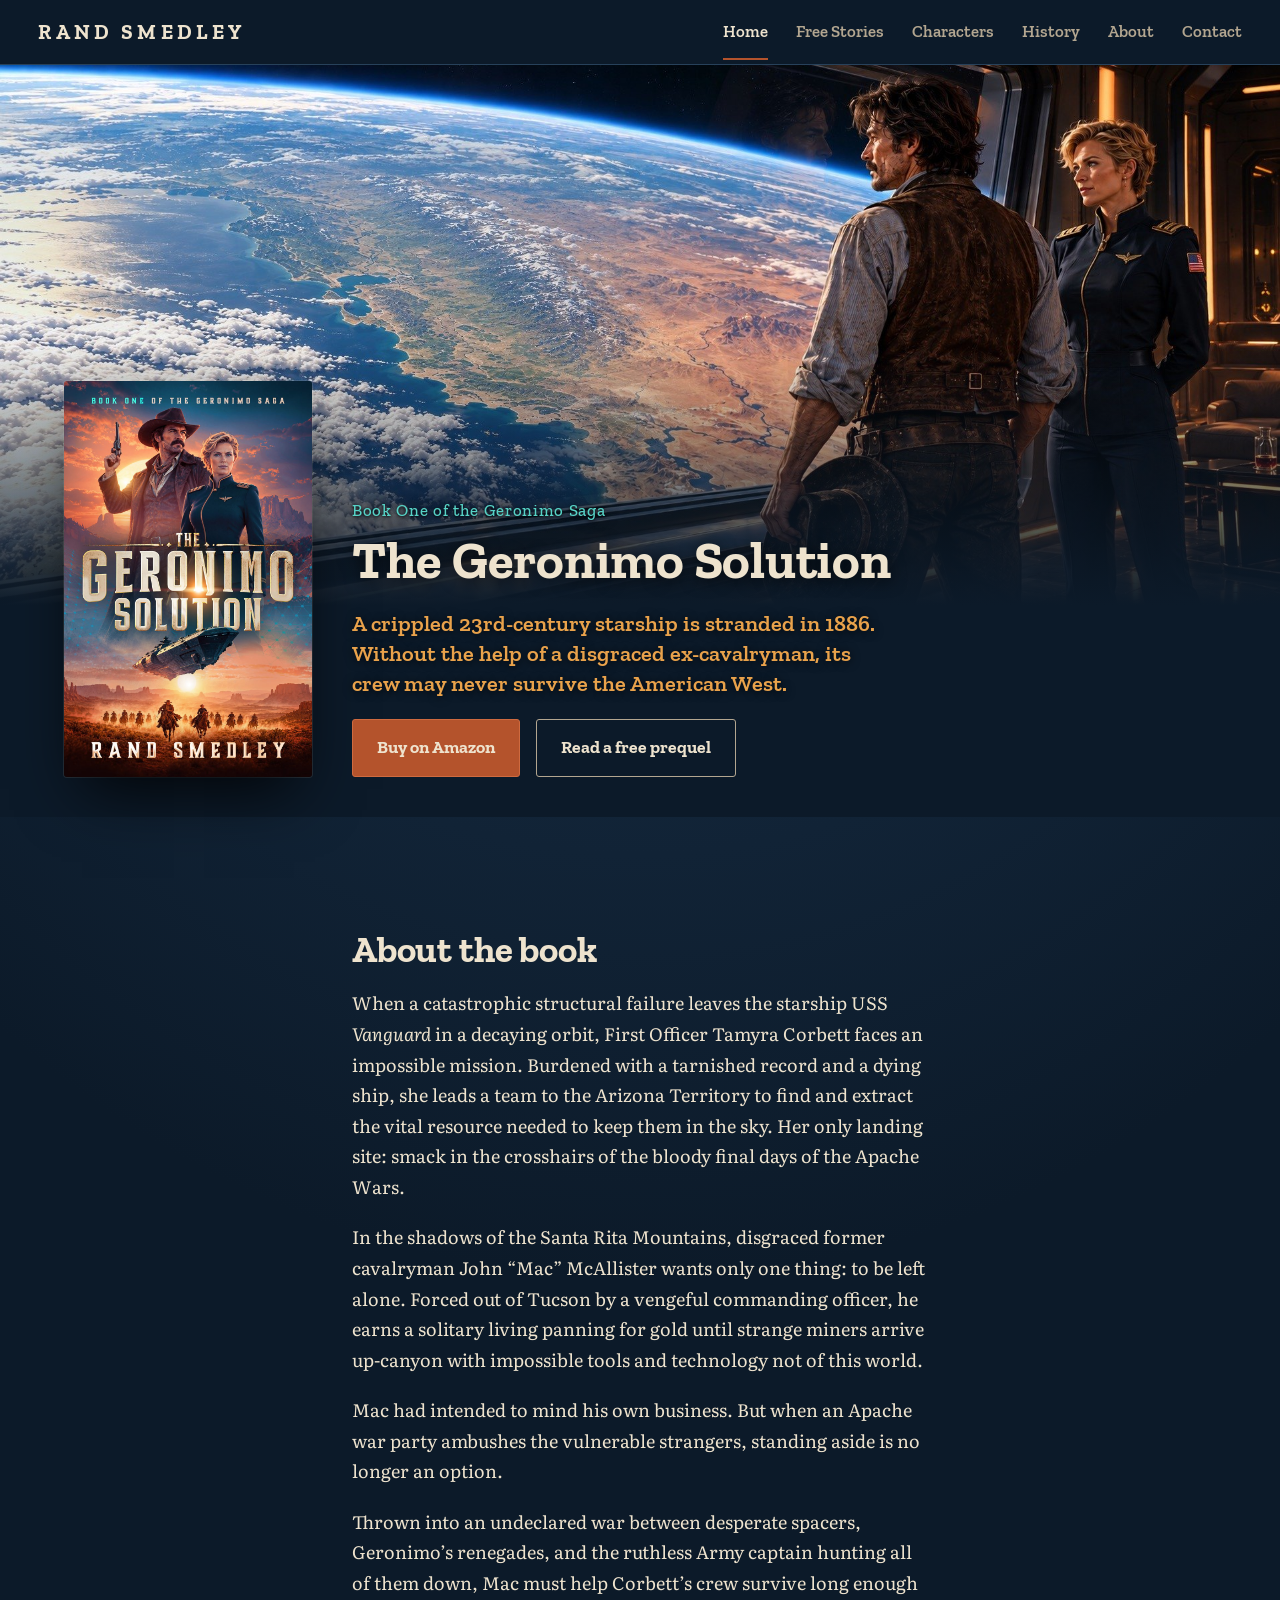
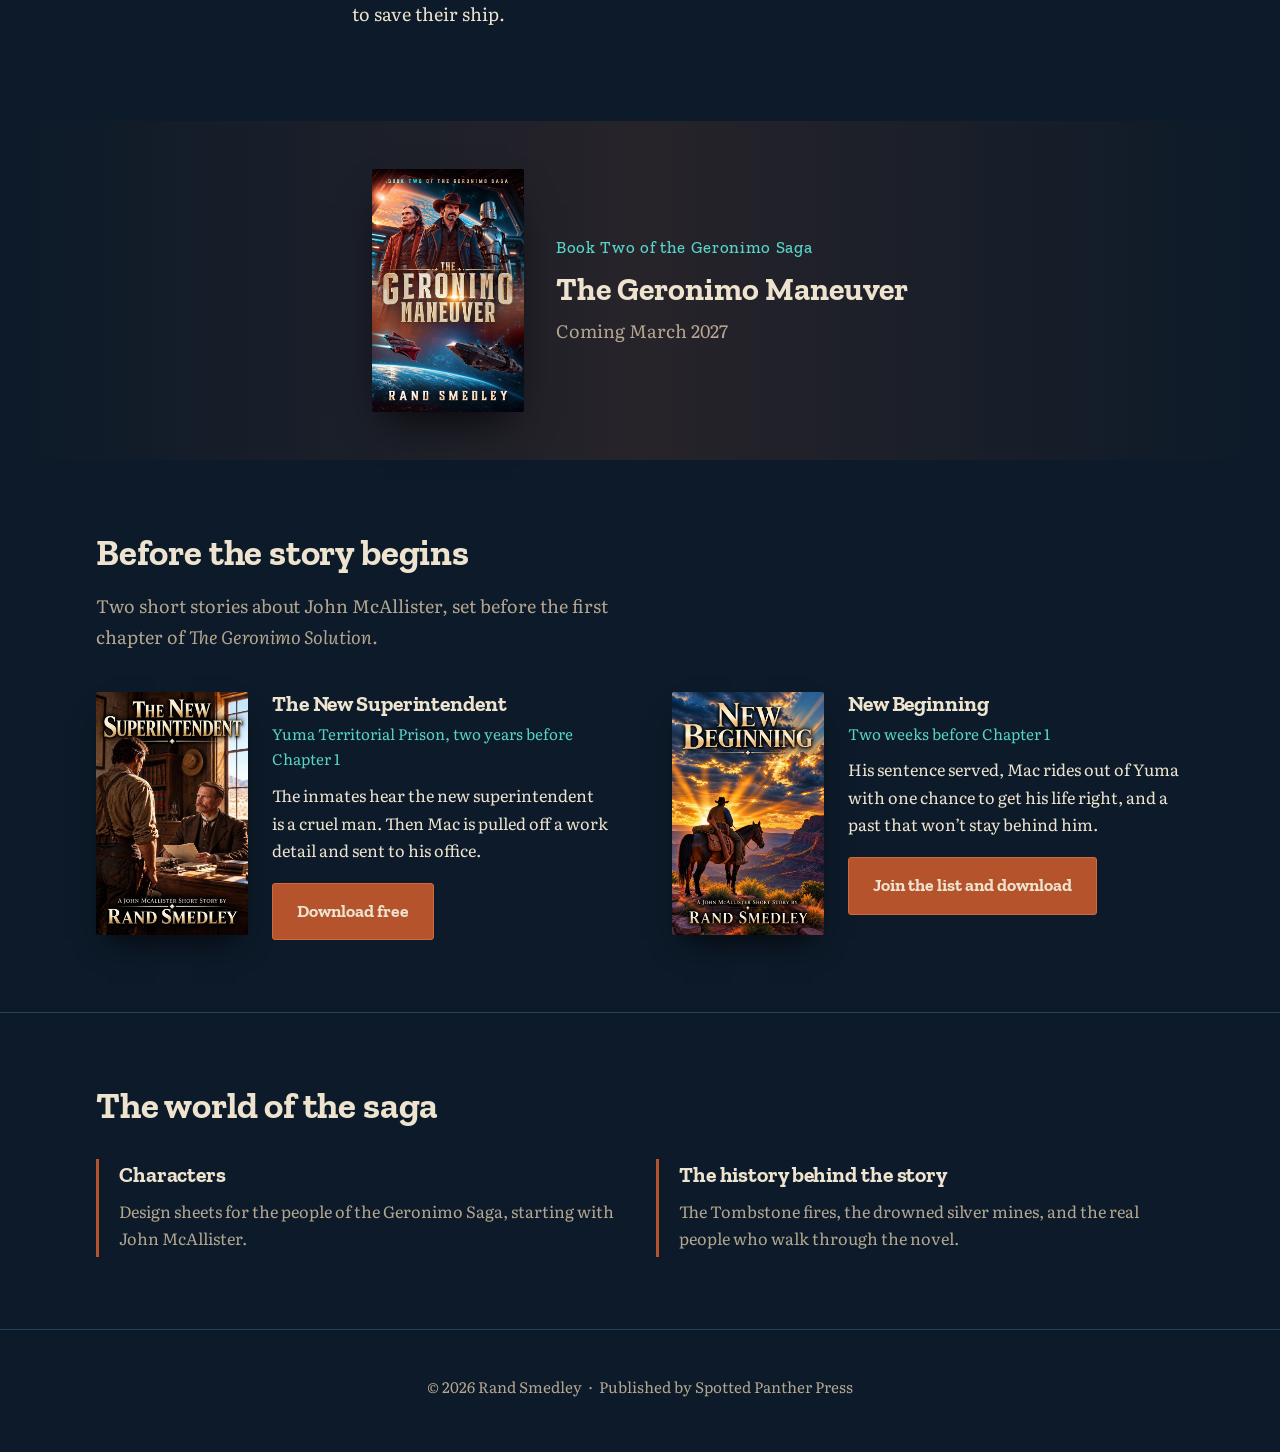
<file: index.html>
<!doctype html>
<html lang="en">
<head>
<meta charset="utf-8">
<meta name="viewport" content="width=device-width, initial-scale=1">
<title>Rand Smedley | The Geronimo Saga</title>
<meta name="description" content="Rand Smedley, author of The Geronimo Solution, Book One of the Geronimo Saga. A 23rd-century starship stranded in the 1886 Arizona Territory.">
<link rel="preconnect" href="https://fonts.googleapis.com">
<link rel="preconnect" href="https://fonts.gstatic.com" crossorigin>
<link href="https://fonts.googleapis.com/css2?family=Literata:ital,opsz,wght@0,7..72,400;0,7..72,600;1,7..72,400&family=Zilla+Slab:wght@500;600;700&display=swap" rel="stylesheet">
<link rel="stylesheet" href="assets/site.css?v=9">
</head>
<body>
<a class="skip" href="#main">Skip to content</a>

<header class="topbar">
  <a class="brand-sm" href="index.html">RAND SMEDLEY</a>
  <nav class="nav" aria-label="Main">
    <ul>
      <li><a href="index.html" aria-current="page">Home</a></li>
      <li><a href="stories.html">Free Stories</a></li>
      <li><a href="characters.html">Characters</a></li>
      <li><a href="history.html">History</a></li>
      <li><a href="about.html">About</a></li>
      <li><a href="contact.html">Contact</a></li>
    </ul>
  </nav>
</header>

<main id="main">

  <section class="hero">
    <img class="hero-bg" src="assets/img/hero-window-v2.jpg" alt="Mac McAllister, hat in hand, and Commander Tamyra Corbett at a window aboard the Vanguard, looking down on California and the Arizona Territory from orbit" width="1916" height="821">
    <div class="hero-inner">
      <a class="zoom hero-cover-link" href="assets/img/full/geronimo-solution-cover-large.jpg" aria-label="View the cover of The Geronimo Solution full size"><img class="hero-cover" src="assets/img/geronimo-solution-cover.jpg" alt="Cover of The Geronimo Solution by Rand Smedley" width="900" height="1436"></a>
      <div class="hero-copy">
        <p class="series">Book One of the Geronimo Saga</p>
        <h1 class="hero-title">The Geronimo Solution</h1>
        <p class="hook">A crippled 23rd-century starship is stranded in 1886. Without the help of a disgraced ex-cavalryman, its crew may never survive the American West.</p>
        <div class="button-row">
          <a class="button" href="https://www.amazon.com/dp/B0HQVGDNQH" target="_blank" rel="noopener">Buy on Amazon</a>
          <a class="button ghost" href="stories.html">Read a free prequel</a>
        </div>
      </div>
    </div>
  </section>

  <section class="section">
    <div class="prose">
      <h2>About the book</h2>
      <p>When a catastrophic structural failure leaves the starship USS <i>Vanguard</i> in a decaying orbit, First Officer Tamyra Corbett faces an impossible mission. Burdened with a tarnished record and a dying ship, she leads a team to the Arizona Territory to find and extract the vital resource needed to keep them in the sky. Her only landing site: smack in the crosshairs of the bloody final days of the Apache Wars.</p>
        <p>In the shadows of the Santa Rita Mountains, disgraced former cavalryman John “Mac” McAllister wants only one thing: to be left alone. Forced out of Tucson by a vengeful commanding officer, he earns a solitary living panning for gold until strange miners arrive up-canyon with impossible tools and technology not of this world.</p>
        <p>Mac had intended to mind his own business. But when an Apache war party ambushes the vulnerable strangers, standing aside is no longer an option.</p>
        <p>Thrown into an undeclared war between desperate spacers, Geronimo’s renegades, and the ruthless Army captain hunting all of them down, Mac must help Corbett’s crew survive long enough to save their ship.</p>
    </div>
  </section>

  <section class="next" aria-label="Next in the series">
    <div class="next-inner">
      <a class="zoom next-cover-link" href="assets/img/full/geronimo-maneuver-cover-large.jpg" aria-label="View the cover of The Geronimo Maneuver full size"><img class="next-cover" src="assets/img/geronimo-maneuver-cover.jpg" alt="Cover of The Geronimo Maneuver, Book Two of the Geronimo Saga, by Rand Smedley" width="600" height="958" loading="lazy"></a>
      <div>
        <p class="series">Book Two of the Geronimo Saga</p>
        <p class="when">The Geronimo Maneuver</p>
        <p class="muted">Coming March 2027</p>
      </div>
    </div>
  </section>

  <section class="section">
    <div class="wrap">
      <h2>Before the story begins</h2>
      <p class="muted" style="max-width:var(--measure)">Two short stories about John McAllister, set before the first chapter of <i>The Geronimo Solution</i>.</p>
      <div class="stories">
        <article class="story">
          <img src="assets/img/new-superintendent-cover.jpg" alt="Cover of The New Superintendent" width="600" height="959">
          <div>
            <h3>The New Superintendent</h3>
            <p class="when">Yuma Territorial Prison, two years before Chapter 1</p>
            <p>The inmates hear the new superintendent is a cruel man. Then Mac is pulled off a work detail and sent to his office.</p>
            <a class="button" href="https://dl.bookfunnel.com/dinsrpwkcy">Download free</a>
          </div>
        </article>
        <article class="story">
          <img src="assets/img/new-beginning-cover.jpg" alt="Cover of New Beginning" width="600" height="959">
          <div>
            <h3>New Beginning</h3>
            <p class="when">Two weeks before Chapter 1</p>
            <p>His sentence served, Mac rides out of Yuma with one chance to get his life right, and a past that won’t stay behind him.</p>
            <a class="button" href="https://dl.bookfunnel.com/7pqd2aepyo">Join the list and download</a>
          </div>
        </article>
      </div>
    </div>
  </section>

  <section class="section">
    <div class="wrap">
      <h2>The world of the saga</h2>
      <div class="doors">
        <a class="door" href="characters.html">
          <h3>Characters</h3>
          <p>Design sheets for the people of the Geronimo Saga, starting with John McAllister.</p>
        </a>
        <a class="door" href="history.html">
          <h3>The history behind the story</h3>
          <p>The Tombstone fires, the drowned silver mines, and the real people who walk through the novel.</p>
        </a>
      </div>
    </div>
  </section>

</main>

<footer class="footer">
  <p>© 2026 Rand Smedley &nbsp;·&nbsp; Published by Spotted Panther Press</p>
</footer>
<div class="lightbox" id="lightbox" hidden>
  <button class="lightbox-close" type="button" aria-label="Close">&times;</button>
  <img alt="">
</div>
<script>
(function () {
  var box = document.getElementById('lightbox'), img = box.querySelector('img'), last;
  function close() { box.hidden = true; img.removeAttribute('src'); document.body.classList.remove('lb-open'); if (last) last.focus(); }
  document.querySelectorAll('a.zoom').forEach(function (a) {
    a.addEventListener('click', function (e) {
      e.preventDefault(); last = a;
      img.src = a.getAttribute('href');
      var inner = a.querySelector('img'); img.alt = inner ? inner.alt : '';
      box.hidden = false; document.body.classList.add('lb-open');
      box.querySelector('.lightbox-close').focus();
    });
  });
  box.addEventListener('click', function (e) { if (e.target !== img) close(); });
  document.addEventListener('keydown', function (e) { if (e.key === 'Escape' && !box.hidden) close(); });
})();
</script>
</body>
</html>
</file>
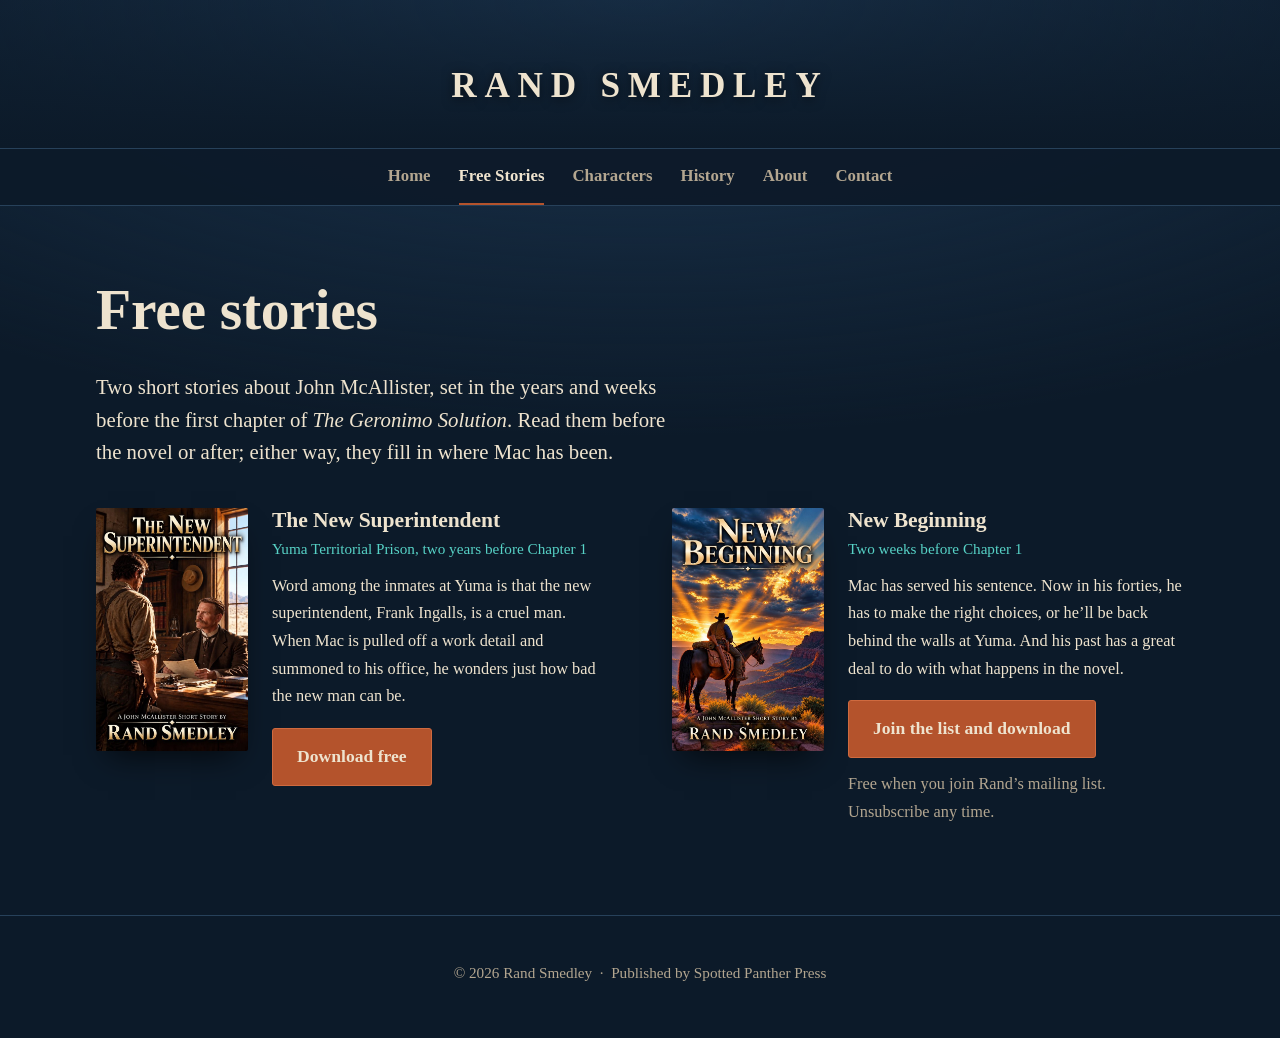
<file: free-stories/index.html>
<!doctype html>
<html lang="en">
<head>
<meta charset="utf-8">
<meta name="viewport" content="width=device-width, initial-scale=1">
<title>Free Stories | Rand Smedley</title>
<meta http-equiv="refresh" content="0; url=/stories.html">
<link rel="canonical" href="https://randsmedleyauthor.com/stories.html">
<style>body{background:#0c1a29;color:#eee3ce;font-family:Georgia,serif;padding:3rem 1rem;text-align:center}a{color:#e9a24b}</style>
</head>
<body>
<p>Taking you to the free stories&hellip; If nothing happens, <a href="/stories.html">click here</a>.</p>
</body>
</html>
</file>
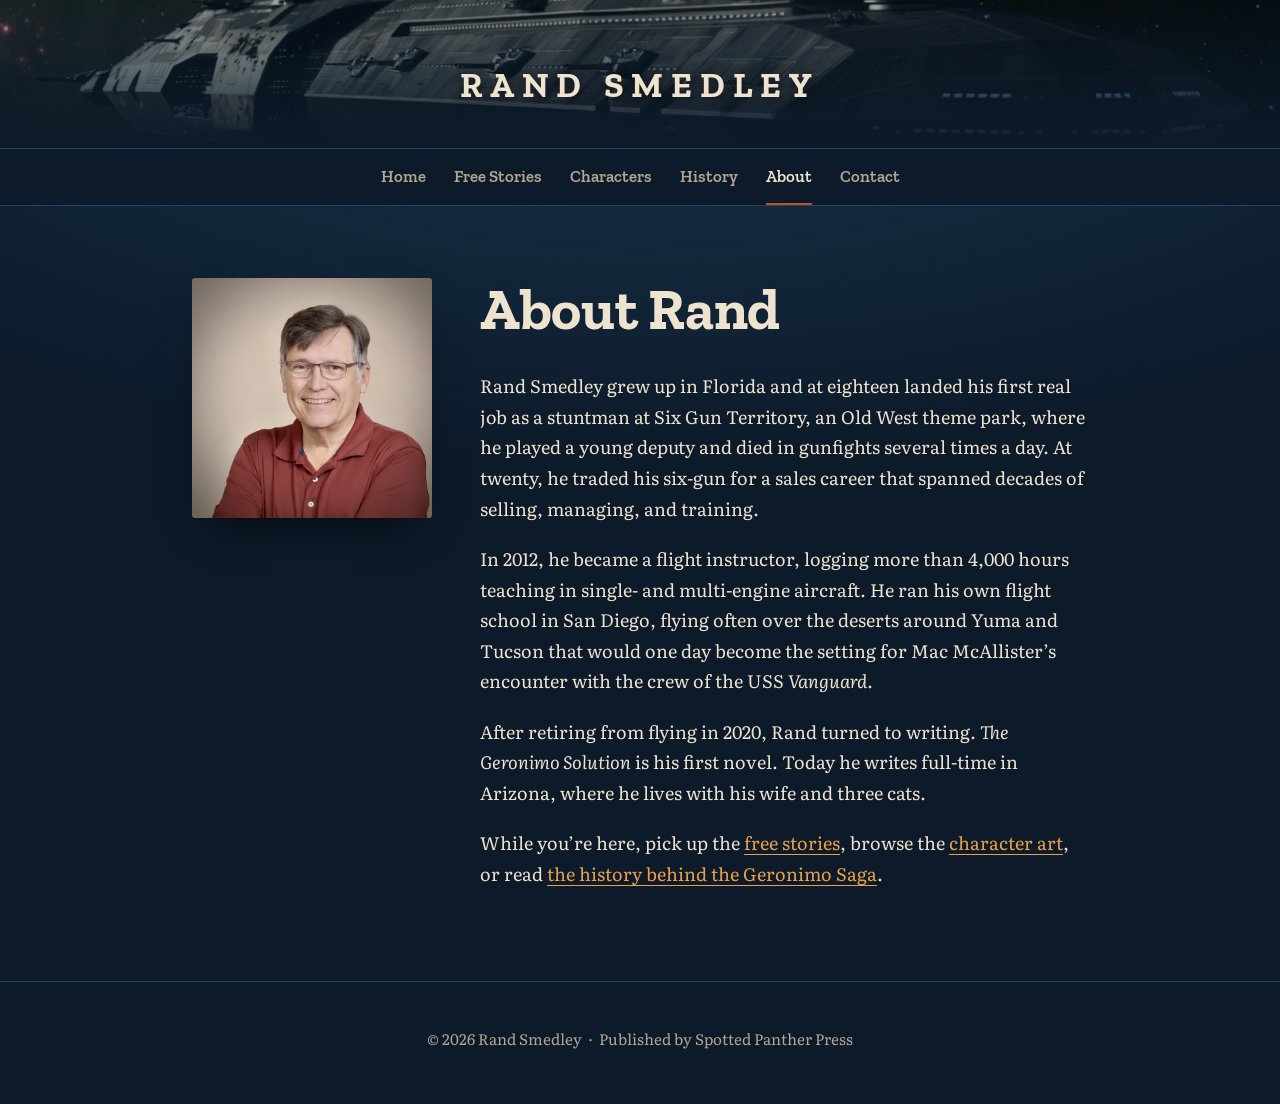
<file: about.html>
<!doctype html>
<html lang="en">
<head>
<meta charset="utf-8">
<meta name="viewport" content="width=device-width, initial-scale=1">
<title>About | Rand Smedley</title>
<meta name="description" content="About Rand Smedley, author of the Geronimo Saga.">
<link rel="preconnect" href="https://fonts.googleapis.com">
<link rel="preconnect" href="https://fonts.gstatic.com" crossorigin>
<link href="https://fonts.googleapis.com/css2?family=Literata:ital,opsz,wght@0,7..72,400;0,7..72,600;1,7..72,400&family=Zilla+Slab:wght@500;600;700&display=swap" rel="stylesheet">
<link rel="stylesheet" href="assets/site.css?v=9">
</head>
<body>
<a class="skip" href="#main">Skip to content</a>

<header class="page-head">
  <a class="brand" href="index.html">RAND SMEDLEY</a>
</header>
<nav class="nav" aria-label="Main">
  <ul>
    <li><a href="index.html">Home</a></li>
    <li><a href="stories.html">Free Stories</a></li>
    <li><a href="characters.html">Characters</a></li>
    <li><a href="history.html">History</a></li>
    <li><a href="about.html" aria-current="page">About</a></li>
    <li><a href="contact.html">Contact</a></li>
  </ul>
</nav>

<main id="main">
  <section class="section">
    <div class="about">
      <img class="portrait" src="assets/img/rand-smedley.jpg" alt="Rand Smedley, smiling, in glasses and a red polo shirt" width="720" height="720">
      <div>
        <h1>About Rand</h1>
        <p>Rand Smedley grew up in Florida and at eighteen landed his first real job as a stuntman at Six Gun Territory, an Old West theme park, where he played a young deputy and died in gunfights several times a day. At twenty, he traded his six-gun for a sales career that spanned decades of selling, managing, and training.</p>
        <p>In 2012, he became a flight instructor, logging more than 4,000 hours teaching in single- and multi-engine aircraft. He ran his own flight school in San Diego, flying often over the deserts around Yuma and Tucson that would one day become the setting for Mac McAllister&rsquo;s encounter with the crew of the USS <i>Vanguard</i>.</p>
        <p>After retiring from flying in 2020, Rand turned to writing. <i>The Geronimo Solution</i> is his first novel. Today he writes full-time in Arizona, where he lives with his wife and three cats.</p>
        <p>While you&rsquo;re here, pick up the <a href="stories.html">free stories</a>, browse the <a href="characters.html">character art</a>, or read <a href="history.html">the history behind the Geronimo Saga</a>.</p>
      </div>
    </div>
  </section>
</main>

<footer class="footer">
  <p>© 2026 Rand Smedley &nbsp;·&nbsp; Published by Spotted Panther Press</p>
</footer>
</body>
</html>
</file>
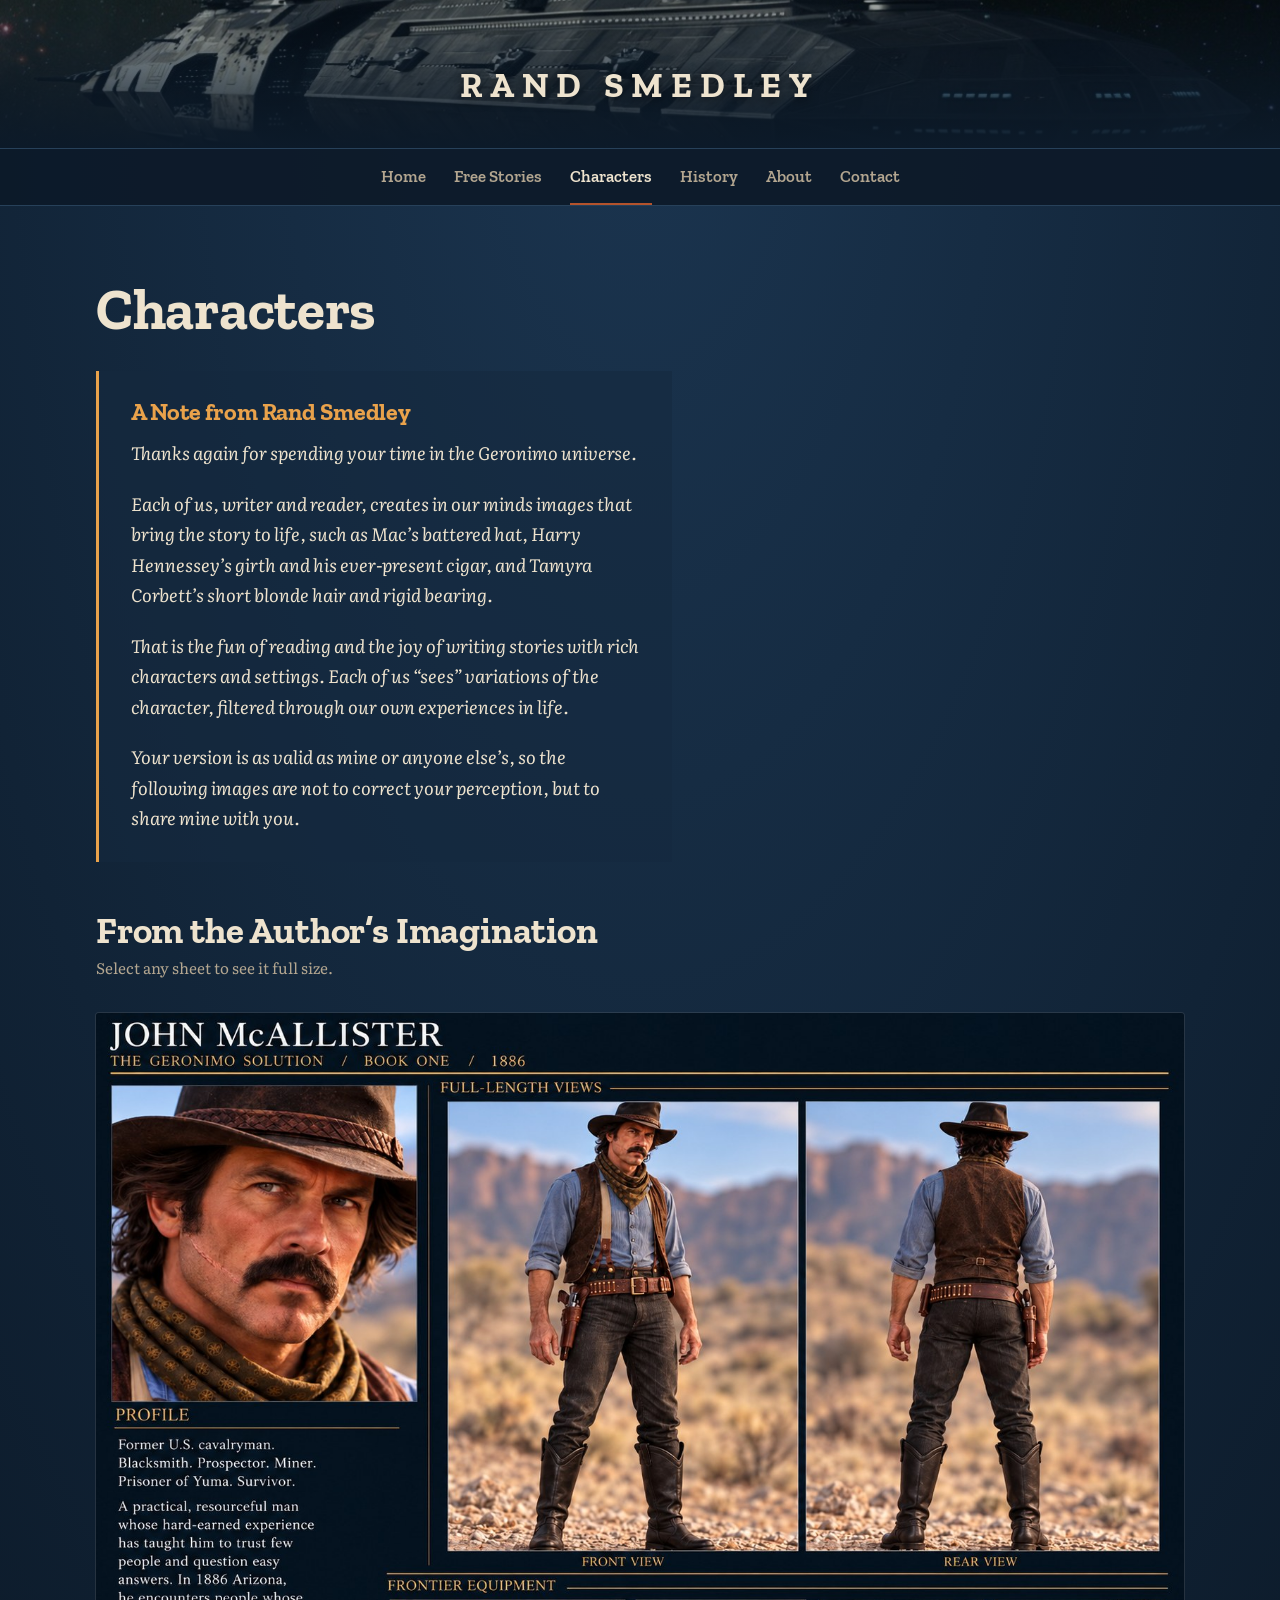
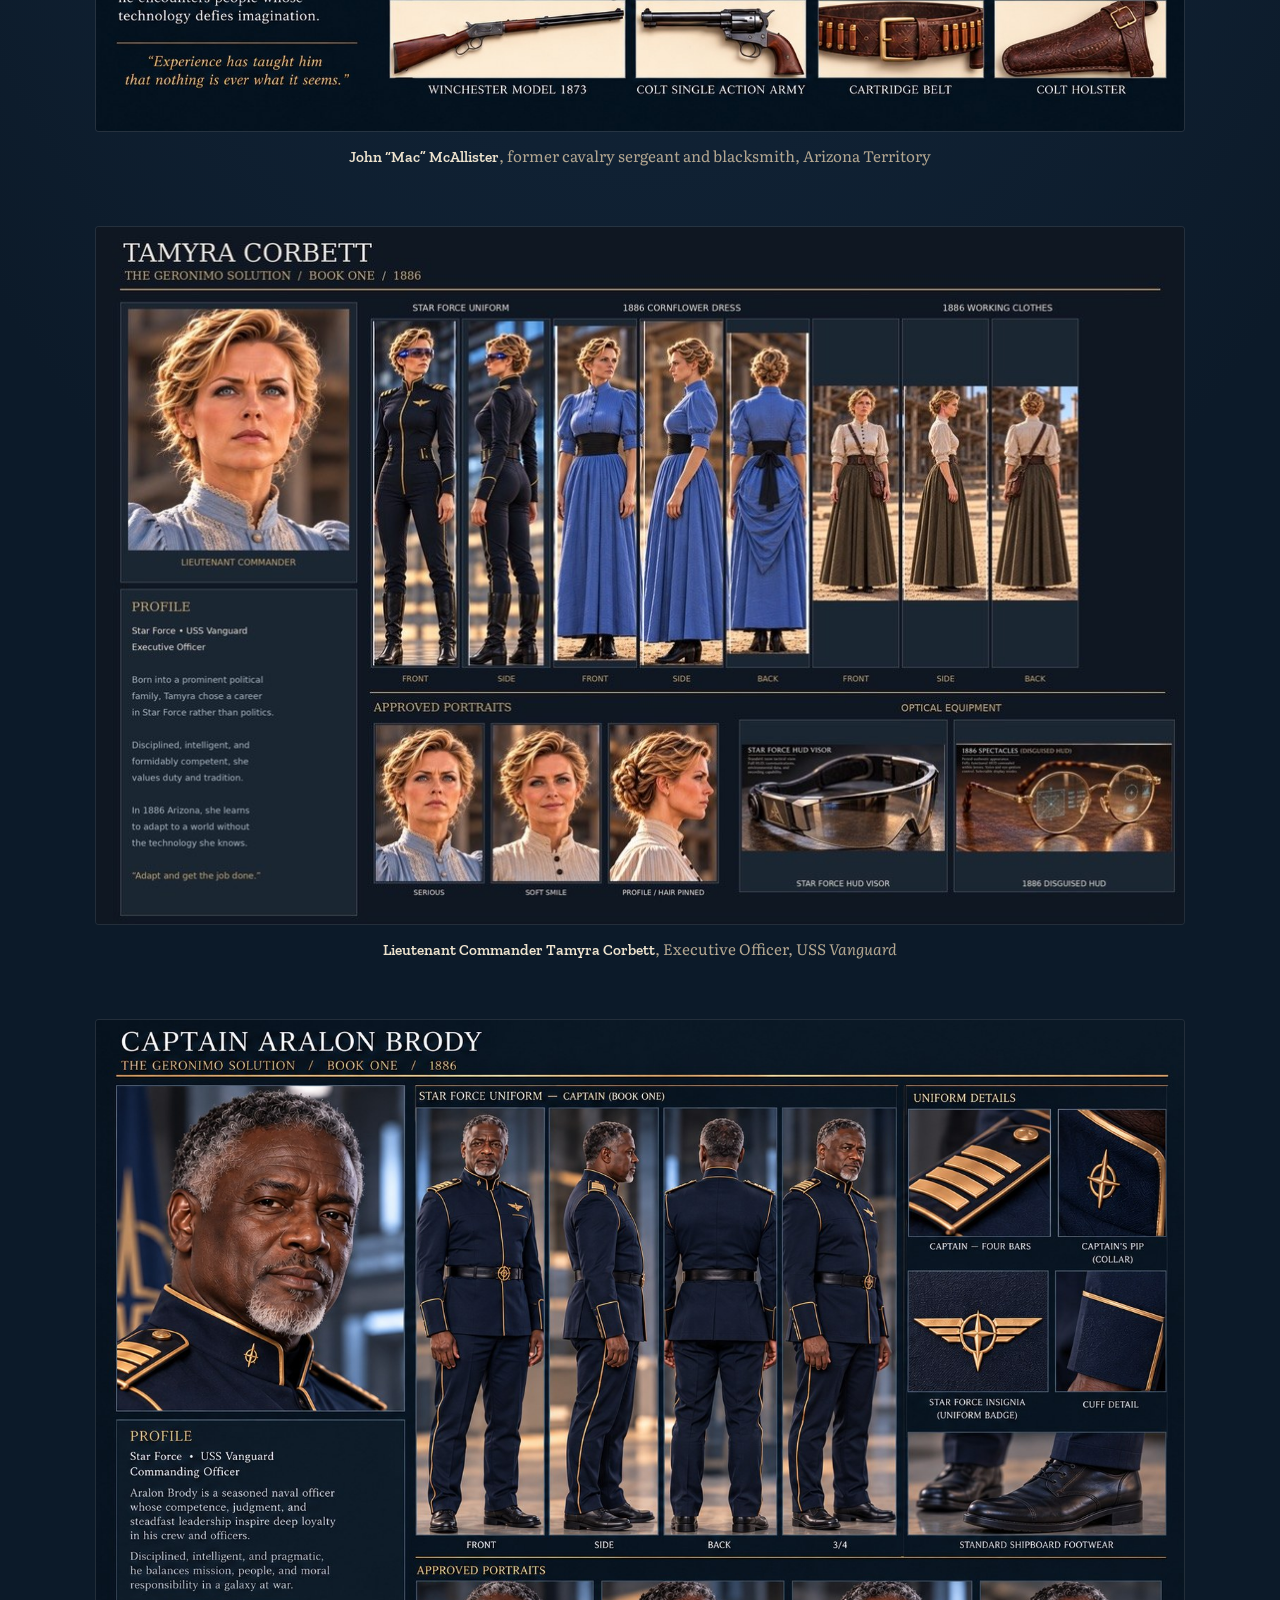
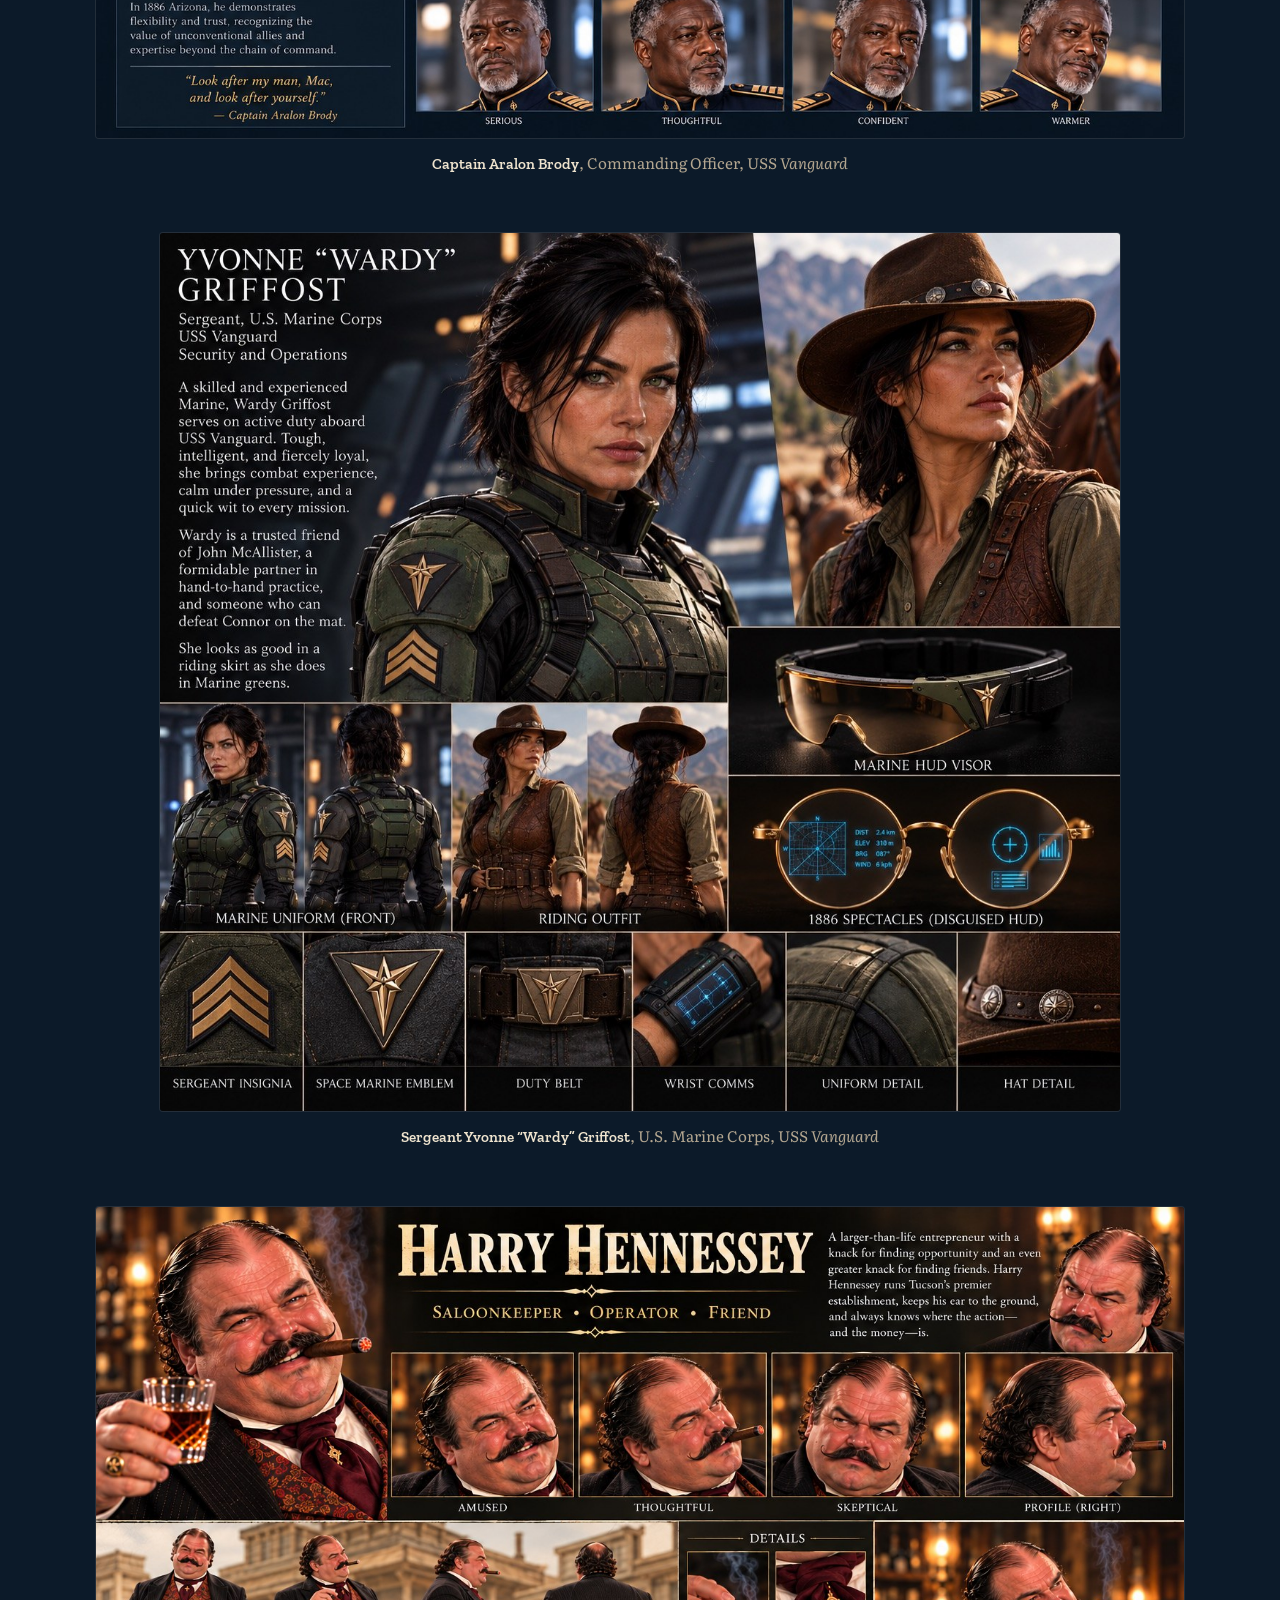
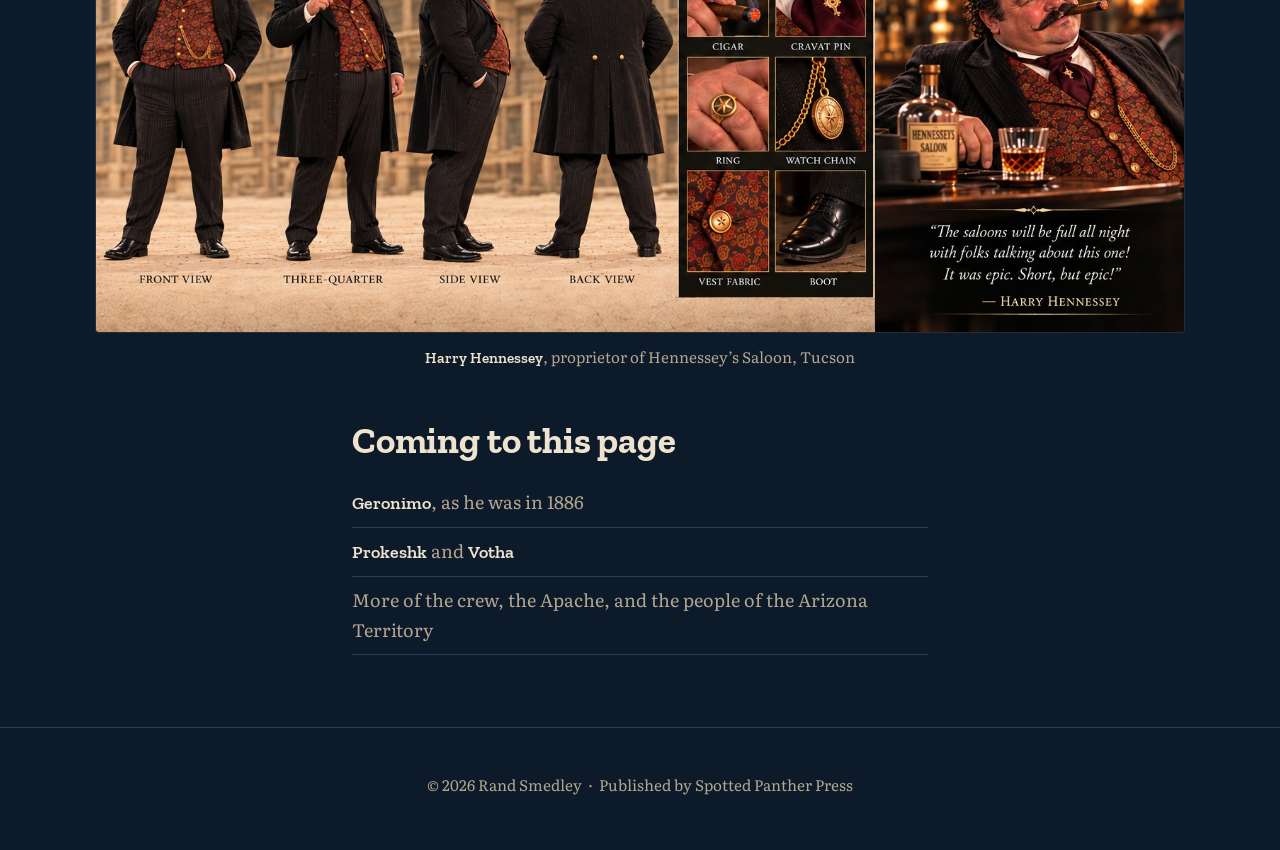
<file: characters.html>
<!doctype html>
<html lang="en">
<head>
<meta charset="utf-8">
<meta name="viewport" content="width=device-width, initial-scale=1">
<title>Characters | Rand Smedley</title>
<meta name="description" content="Character design sheets from the Geronimo Saga by Rand Smedley.">
<link rel="preconnect" href="https://fonts.googleapis.com">
<link rel="preconnect" href="https://fonts.gstatic.com" crossorigin>
<link href="https://fonts.googleapis.com/css2?family=Literata:ital,opsz,wght@0,7..72,400;0,7..72,600;1,7..72,400&family=Zilla+Slab:wght@500;600;700&display=swap" rel="stylesheet">
<link rel="stylesheet" href="assets/site.css?v=9">
</head>
<body>
<a class="skip" href="#main">Skip to content</a>

<header class="page-head">
  <a class="brand" href="index.html">RAND SMEDLEY</a>
</header>
<nav class="nav" aria-label="Main">
  <ul>
    <li><a href="index.html">Home</a></li>
    <li><a href="stories.html">Free Stories</a></li>
    <li><a href="characters.html" aria-current="page">Characters</a></li>
    <li><a href="history.html">History</a></li>
    <li><a href="about.html">About</a></li>
    <li><a href="contact.html">Contact</a></li>
  </ul>
</nav>

<main id="main">
  <section class="section">
    <div class="wrap">
      <div class="prose" style="margin:0">
        <h1>Characters</h1>
      </div>
      <aside class="author-note prose">
        <h2>A Note from Rand Smedley</h2>
        <p>Thanks again for spending your time in the Geronimo universe.</p>
        <p>Each of us, writer and reader, creates in our minds images that bring the story to life, such as Mac&rsquo;s battered hat, Harry Hennessey&rsquo;s girth and his ever-present cigar, and Tamyra Corbett&rsquo;s short blonde hair and rigid bearing.</p>
        <p>That is the fun of reading and the joy of writing stories with rich characters and settings. Each of us &ldquo;sees&rdquo; variations of the character, filtered through our own experiences in life.</p>
        <p>Your version is as valid as mine or anyone else&rsquo;s, so the following images are not to correct your perception, but to share mine with you.</p>
      </aside>

      <h2 class="gallery-head">From the Author&rsquo;s Imagination</h2>
      <p class="muted small">Select any sheet to see it full size.</p>

      <figure class="sheet sheet-wide">
        <a href="assets/img/mcallister-book1-sheet-wide.jpg"><img src="assets/img/mcallister-book1-sheet-wide.jpg" alt="Character sheet for John McAllister, 1886: portrait with his scar and bandana, full-length front and rear views in slouch hat, vest and boots, and his Winchester Model 1873, Colt Single Action Army, cartridge belt and holster" width="1544" height="1018" loading="lazy"></a>
        <figcaption><strong>John &ldquo;Mac&rdquo; McAllister</strong>, former cavalry sergeant and blacksmith, Arizona Territory</figcaption>
      </figure>
      <figure class="sheet sheet-wide">
        <a href="assets/img/corbett-book1-sheet.jpg"><img src="assets/img/corbett-book1-sheet.jpg" alt="Character sheet for Lieutenant Commander Tamyra Corbett, executive officer of USS Vanguard: Star Force uniform with HUD visor, an 1886 cornflower-blue dress, 1886 working clothes, portraits, and her HUD visor and disguised 1886 spectacles" width="1092" height="700" loading="lazy"></a>
        <figcaption><strong>Lieutenant Commander Tamyra Corbett</strong>, Executive Officer, USS <i>Vanguard</i></figcaption>
      </figure>
      <figure class="sheet sheet-wide">
        <a href="assets/img/brody-book1-sheet.jpg"><img src="assets/img/brody-book1-sheet.jpg" alt="Character sheet for Captain Aralon Brody, commanding officer of USS Vanguard: Star Force captain's uniform in four views, portraits, rank and insignia details" width="1544" height="1018" loading="lazy"></a>
        <figcaption><strong>Captain Aralon Brody</strong>, Commanding Officer, USS <i>Vanguard</i></figcaption>
      </figure>

      <figure class="sheet">
        <a href="assets/img/griffost-book1-sheet.jpg"><img src="assets/img/griffost-book1-sheet.jpg" alt="Character sheet for Sergeant Yvonne &ldquo;Wardy&rdquo; Griffost, U.S. Marine Corps aboard USS Vanguard: Marine armor, an 1886 riding outfit, HUD visor, disguised spectacles, and insignia details" width="1312" height="1199" loading="lazy"></a>
        <figcaption><strong>Sergeant Yvonne &ldquo;Wardy&rdquo; Griffost</strong>, U.S. Marine Corps, USS <i>Vanguard</i></figcaption>
      </figure>

      <figure class="sheet sheet-wide">
        <a href="assets/img/hennessey-book1-sheet.jpg"><img src="assets/img/hennessey-book1-sheet.jpg" alt="Character sheet for Harry Hennessey, Tucson saloonkeeper: portraits with cigar and waxed mustache, full-length views in frock coat and brocade vest, and details of his cigar, cravat pin, ring and watch chain" width="1536" height="1024" loading="lazy"></a>
        <figcaption><strong>Harry Hennessey</strong>, proprietor of Hennessey&rsquo;s Saloon, Tucson</figcaption>
      </figure>

      <div class="prose" style="margin-top:3rem">
        <h2>Coming to this page</h2>
        <ul class="coming-list">
          <li><strong>Geronimo</strong>, as he was in 1886</li>
          <li><strong>Prokeshk</strong> and <strong>Votha</strong></li>
          <li>More of the crew, the Apache, and the people of the Arizona Territory</li>
        </ul>
      </div>
    </div>
  </section>
</main>

<footer class="footer">
  <p>© 2026 Rand Smedley &nbsp;·&nbsp; Published by Spotted Panther Press</p>
</footer>
</body>
</html>
</file>
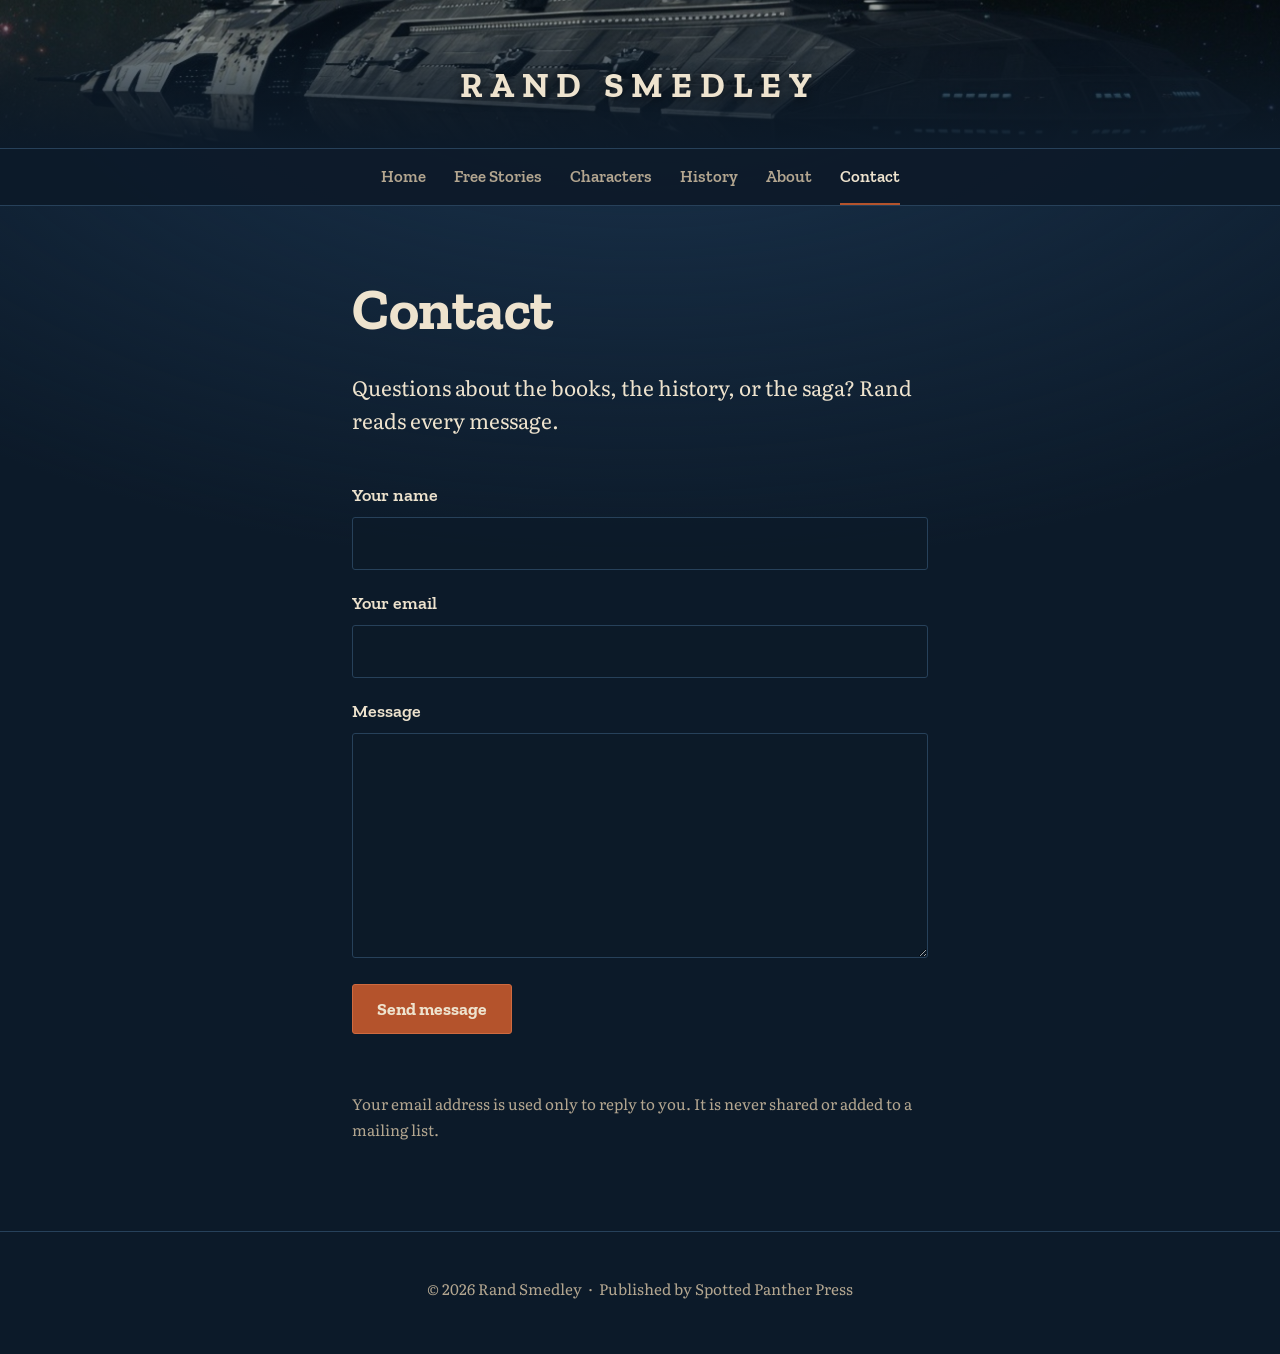
<file: contact.html>
<!doctype html>
<html lang="en">
<head>
<meta charset="utf-8">
<meta name="viewport" content="width=device-width, initial-scale=1">
<title>Contact | Rand Smedley</title>
<meta name="description" content="Contact author Rand Smedley.">
<link rel="preconnect" href="https://fonts.googleapis.com">
<link rel="preconnect" href="https://fonts.gstatic.com" crossorigin>
<link href="https://fonts.googleapis.com/css2?family=Literata:ital,opsz,wght@0,7..72,400;0,7..72,600;1,7..72,400&family=Zilla+Slab:wght@500;600;700&display=swap" rel="stylesheet">
<link rel="stylesheet" href="assets/site.css?v=9">
</head>
<body>
<a class="skip" href="#main">Skip to content</a>

<header class="page-head">
  <a class="brand" href="index.html">RAND SMEDLEY</a>
</header>
<nav class="nav" aria-label="Main">
  <ul>
    <li><a href="index.html">Home</a></li>
    <li><a href="stories.html">Free Stories</a></li>
    <li><a href="characters.html">Characters</a></li>
    <li><a href="history.html">History</a></li>
    <li><a href="about.html">About</a></li>
    <li><a href="contact.html" aria-current="page">Contact</a></li>
  </ul>
</nav>

<main id="main">
  <section class="section">
    <div class="prose">
      <h1>Contact</h1>
      <p class="lede">Questions about the books, the history, or the saga? Rand reads every message.</p>
      <form class="contact-form" id="contact-form" action="https://api.web3forms.com/submit" method="POST">
        <input type="hidden" name="access_key" value="9aa9f6c7-471a-4ab7-be2f-09d761078be5">
        <input type="hidden" name="subject" value="New message from randsmedleyauthor.com">
        <input type="hidden" name="from_name" value="Rand Smedley author website">
        <input type="checkbox" name="botcheck" class="botcheck" tabindex="-1" autocomplete="off" aria-hidden="true">
        <label for="cf-name">Your name</label>
        <input id="cf-name" type="text" name="name" autocomplete="name" required>
        <label for="cf-email">Your email</label>
        <input id="cf-email" type="email" name="email" autocomplete="email" required>
        <label for="cf-message">Message</label>
        <textarea id="cf-message" name="message" rows="7" required></textarea>
        <button class="button" type="submit">Send message</button>
        <p class="form-status" id="form-status" role="status" aria-live="polite"></p>
      </form>
      <p class="small muted">Your email address is used only to reply to you. It is never shared or added to a mailing list.</p>
      <script>
      (function () {
        var form = document.getElementById('contact-form');
        var status = document.getElementById('form-status');
        var btn = form.querySelector('button[type=submit]');
        form.addEventListener('submit', function (e) {
          e.preventDefault();
          btn.disabled = true; btn.textContent = 'Sending…';
          status.className = 'form-status'; status.textContent = '';
          fetch(form.action, { method: 'POST', headers: { 'Accept': 'application/json' }, body: new FormData(form) })
            .then(function (r) { return r.json(); })
            .then(function (data) {
              if (data.success) {
                form.reset();
                status.className = 'form-status ok';
                status.textContent = 'Thanks! Your message is on its way. Rand will write back soon.';
              } else { throw new Error(data.message || 'Send failed'); }
            })
            .catch(function () {
              status.className = 'form-status err';
              status.textContent = 'Your message didn’t go through. Please try again in a moment, or email rand@randsmedleyauthor.com.';
            })
            .finally(function () { btn.disabled = false; btn.textContent = 'Send message'; });
        });
      })();
      </script>
    </div>
  </section>
</main>

<footer class="footer">
  <p>© 2026 Rand Smedley &nbsp;·&nbsp; Published by Spotted Panther Press</p>
</footer>
</body>
</html>
</file>
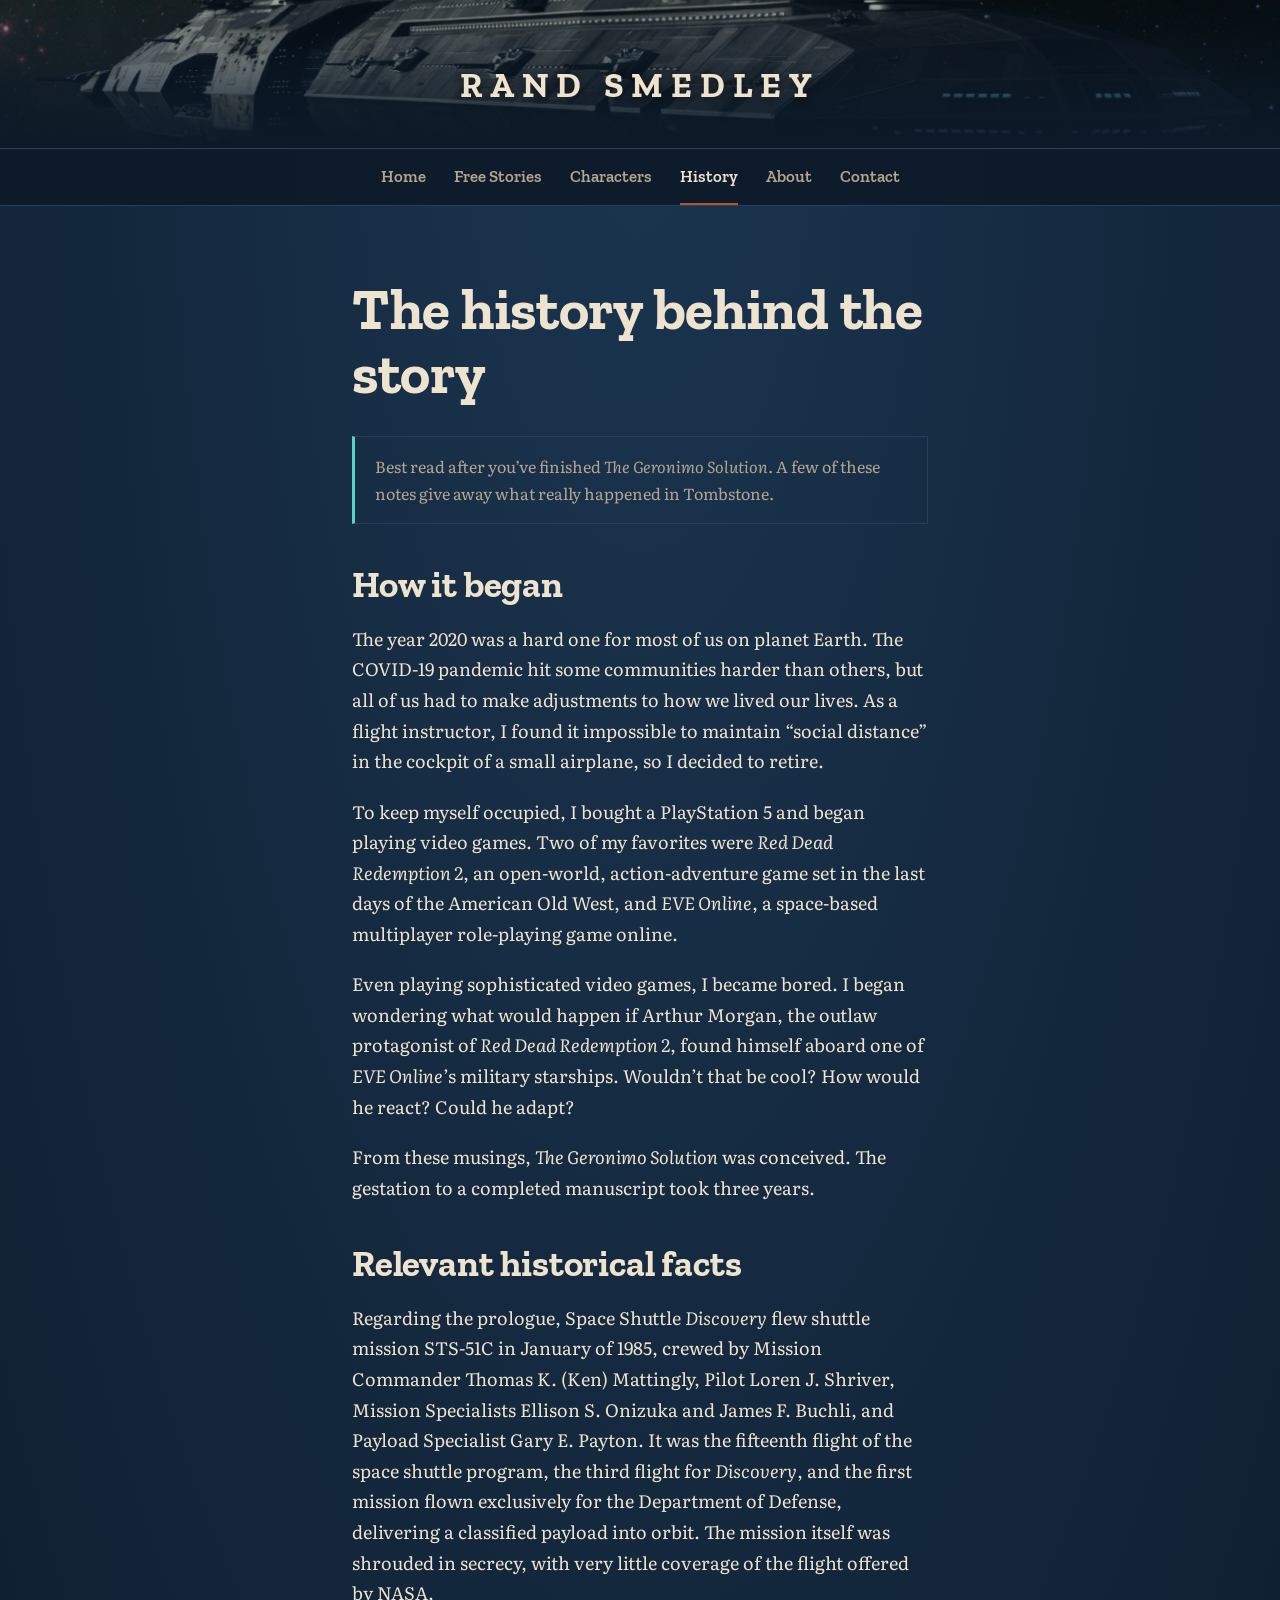
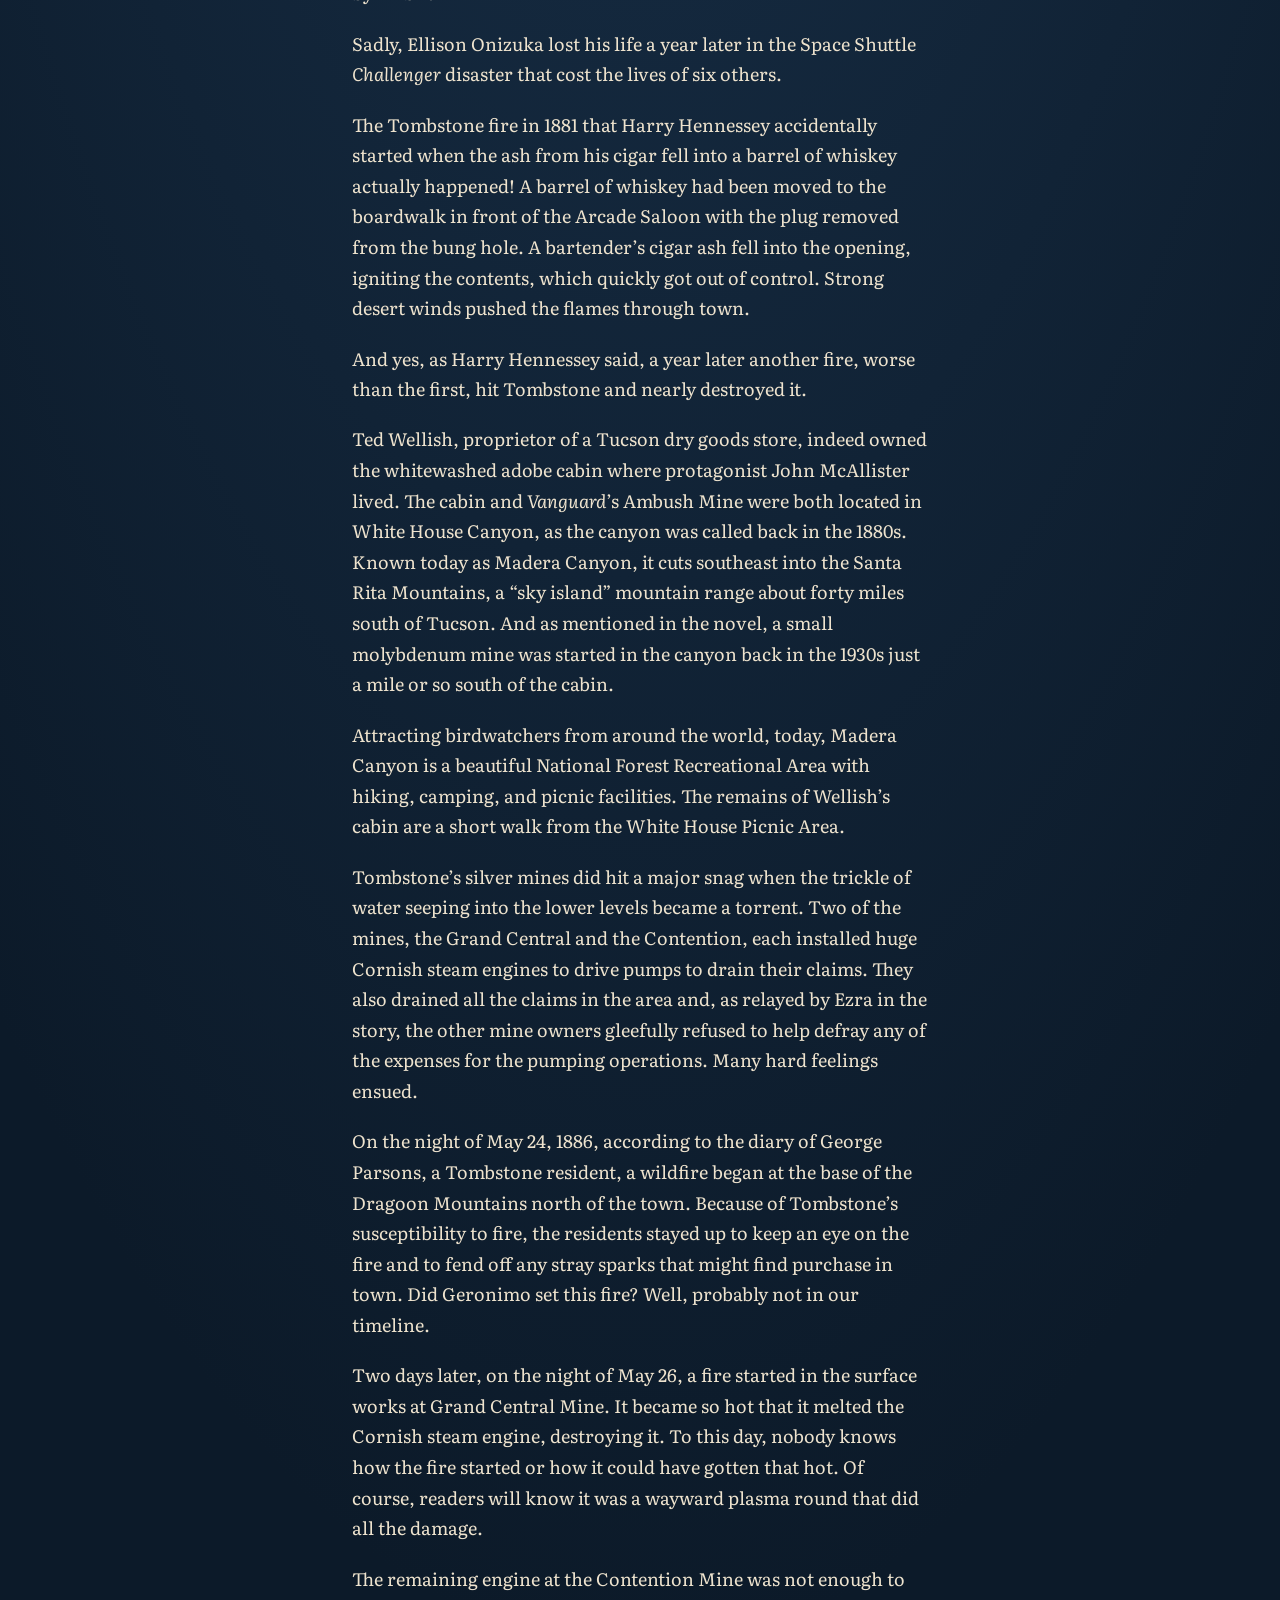
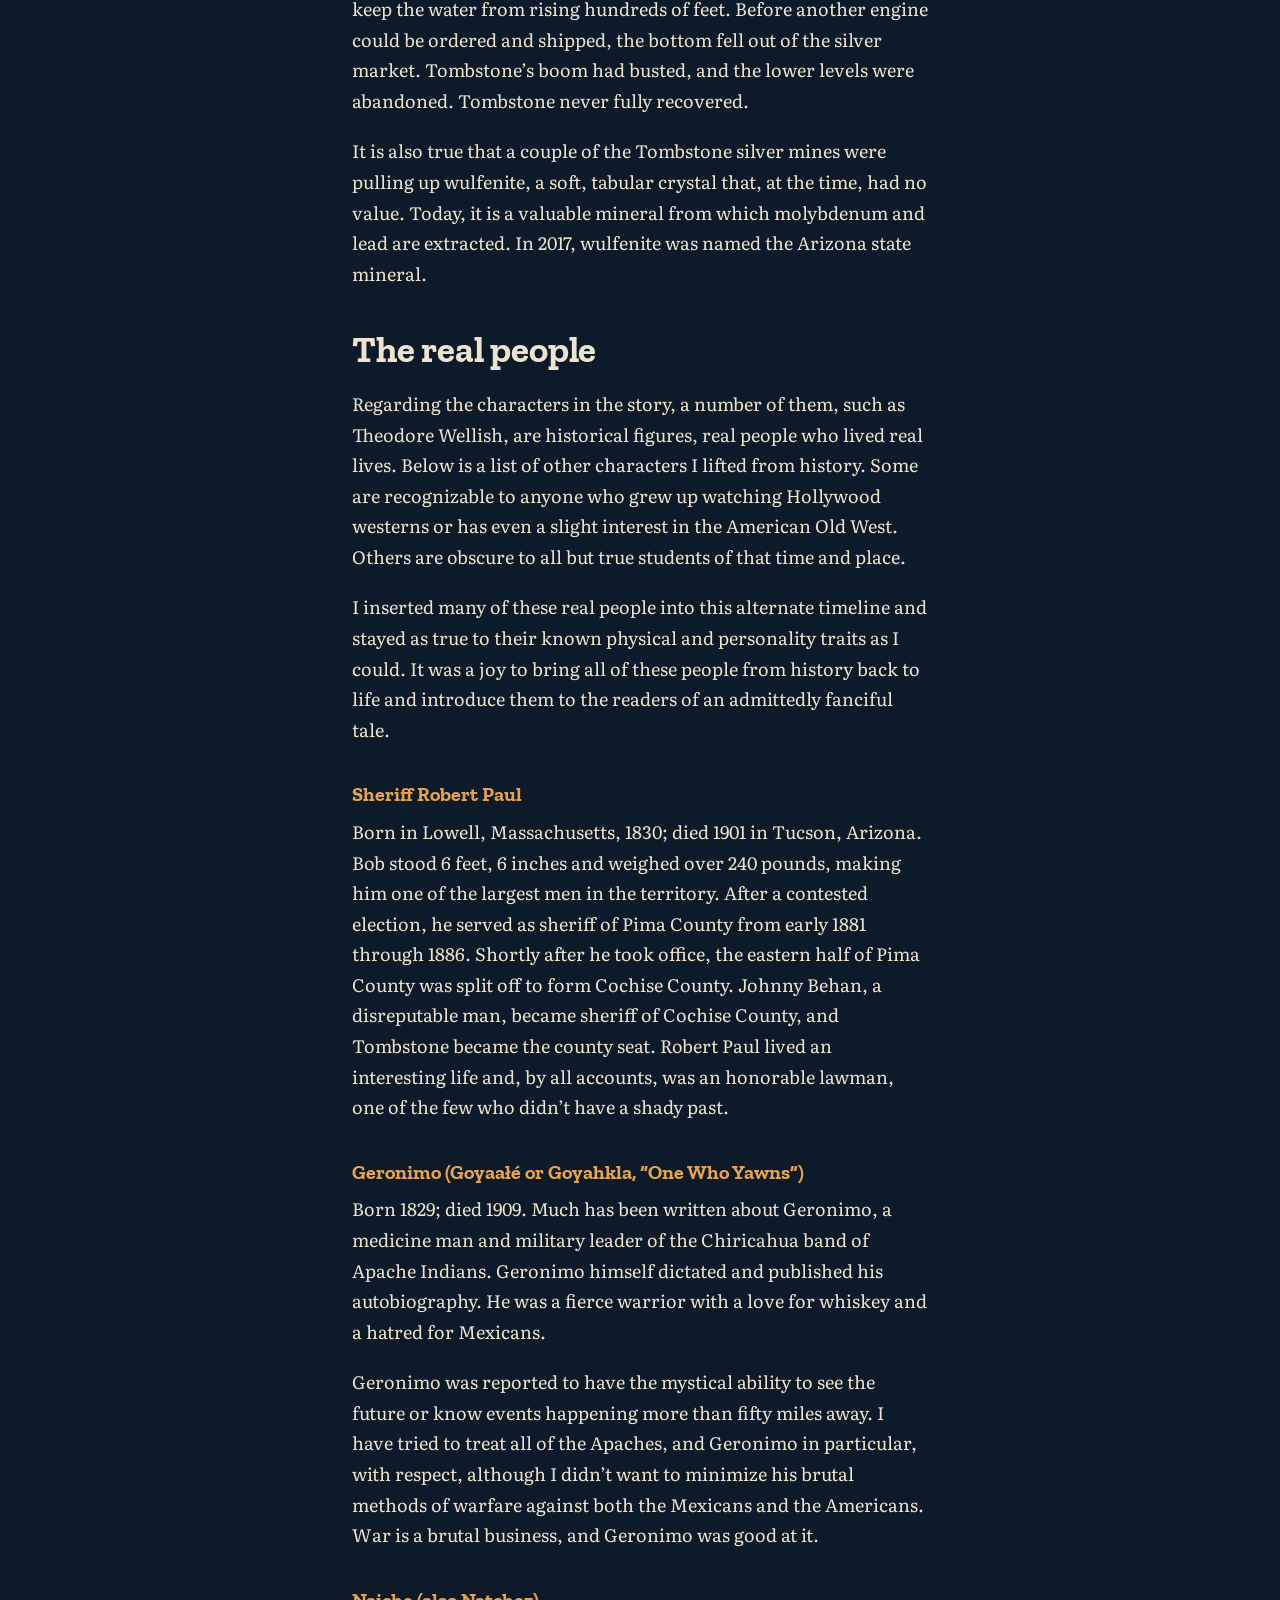
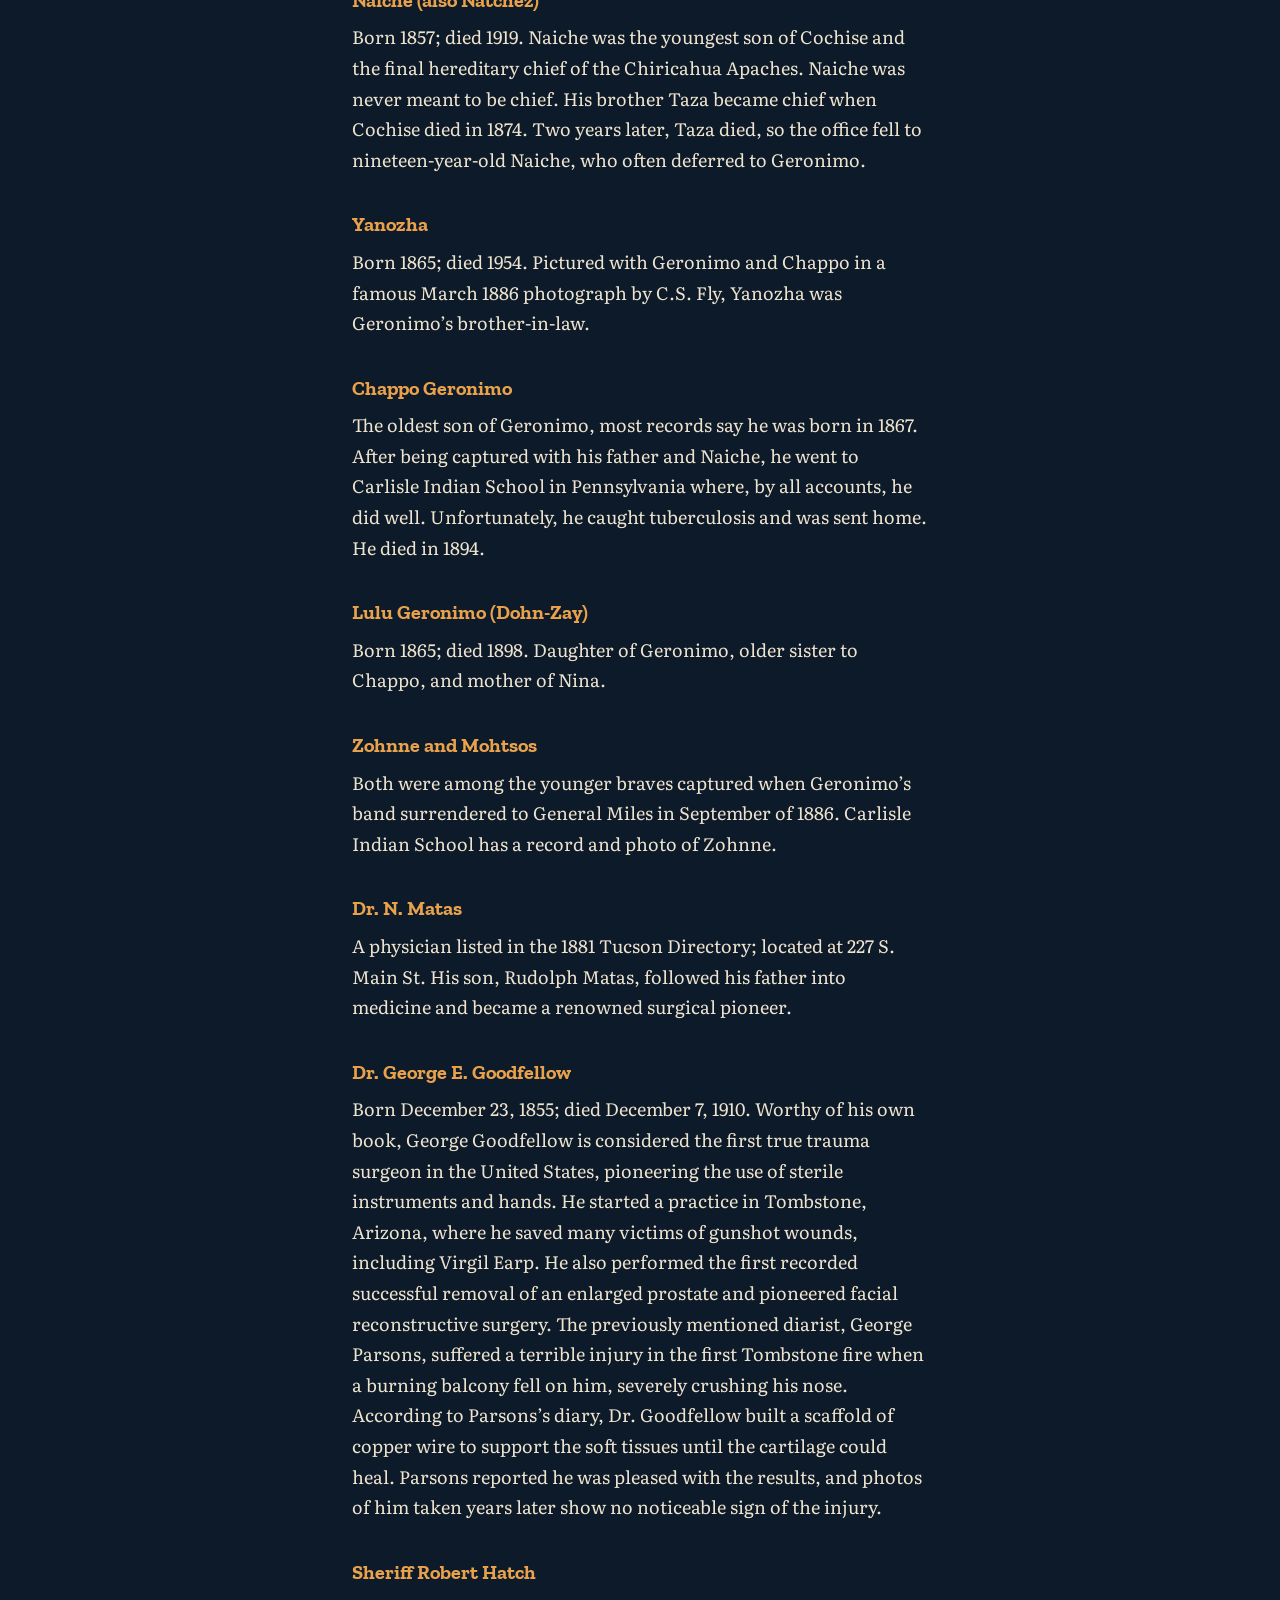
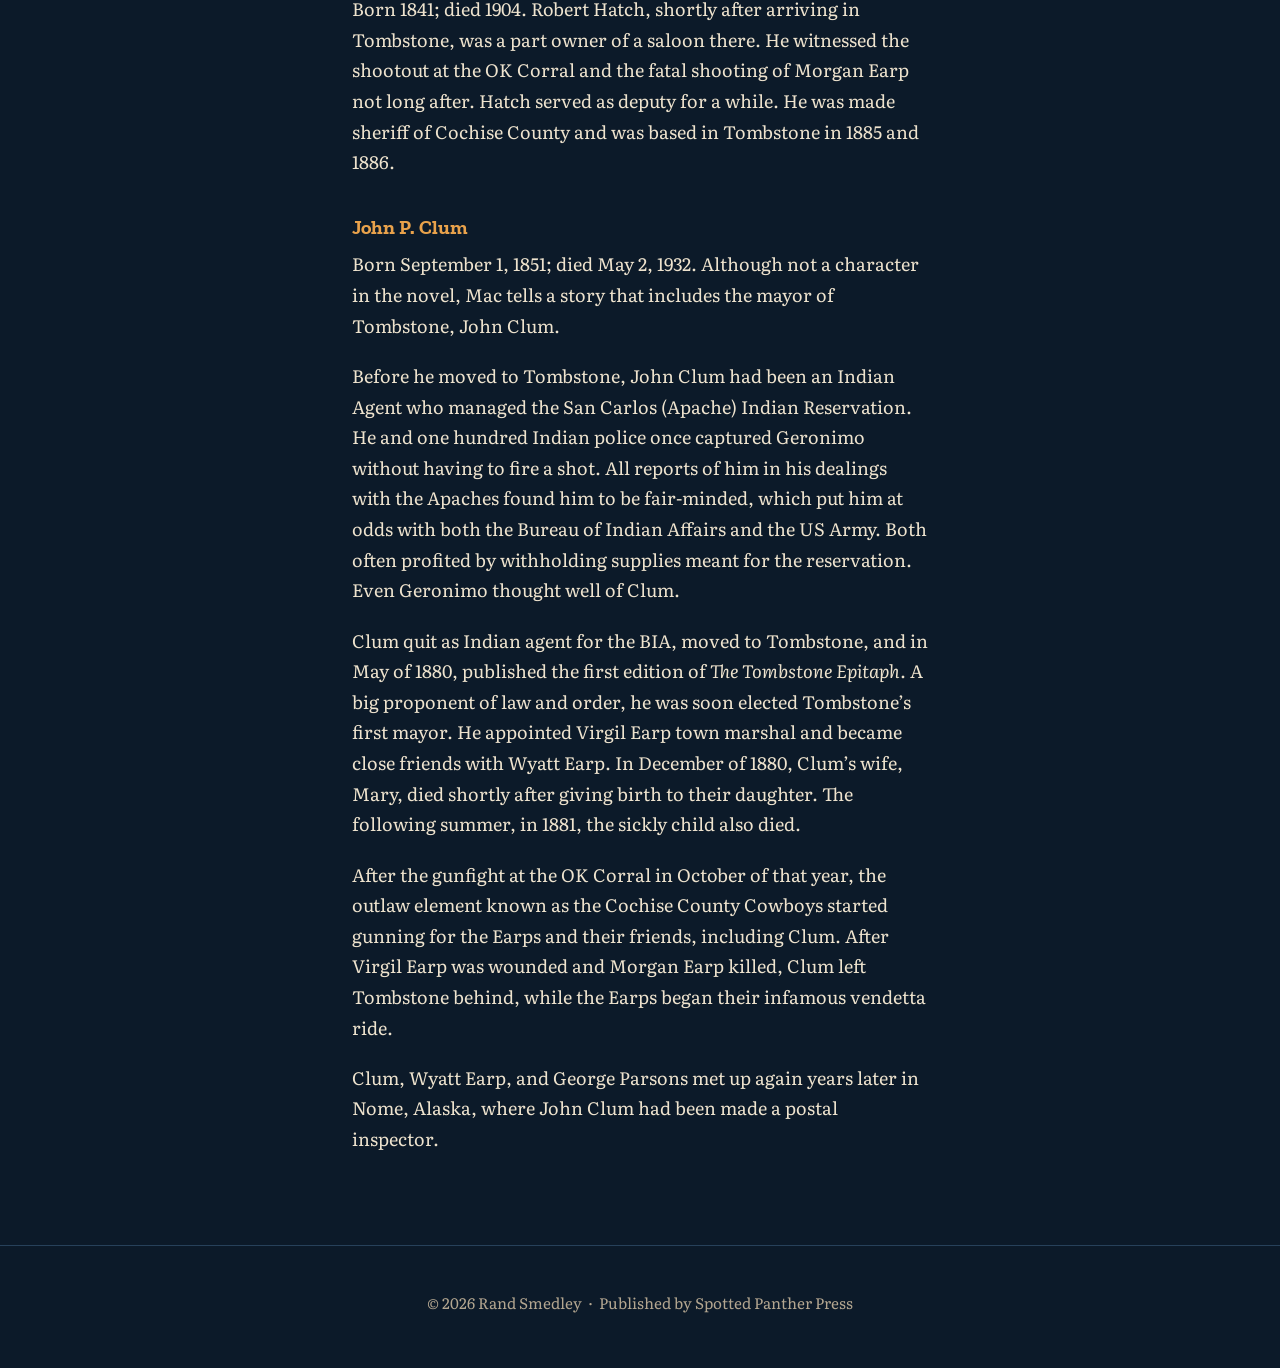
<file: history.html>
<!doctype html>
<html lang="en">
<head>
<meta charset="utf-8">
<meta name="viewport" content="width=device-width, initial-scale=1">
<title>The History Behind the Story | Rand Smedley</title>
<meta name="description" content="The real history and real people behind The Geronimo Solution.">
<link rel="preconnect" href="https://fonts.googleapis.com">
<link rel="preconnect" href="https://fonts.gstatic.com" crossorigin>
<link href="https://fonts.googleapis.com/css2?family=Literata:ital,opsz,wght@0,7..72,400;0,7..72,600;1,7..72,400&family=Zilla+Slab:wght@500;600;700&display=swap" rel="stylesheet">
<link rel="stylesheet" href="assets/site.css?v=9">
</head>
<body>
<a class="skip" href="#main">Skip to content</a>

<header class="page-head">
  <a class="brand" href="index.html">RAND SMEDLEY</a>
</header>
<nav class="nav" aria-label="Main">
  <ul>
    <li><a href="index.html">Home</a></li>
    <li><a href="stories.html">Free Stories</a></li>
    <li><a href="characters.html">Characters</a></li>
    <li><a href="history.html" aria-current="page">History</a></li>
    <li><a href="about.html">About</a></li>
    <li><a href="contact.html">Contact</a></li>
  </ul>
</nav>

<main id="main">
  <section class="section">
    <article class="prose">
      <h1>The history behind the story</h1>
      <p class="note">Best read after you’ve finished <i>The Geronimo Solution</i>. A few of these notes give away what really happened in Tombstone.</p>

      <h2 style="margin-top:0">How it began</h2>
      <p>The year 2020 was a hard one for most of us on planet Earth. The COVID-19 pandemic hit some communities harder than others, but all of us had to make adjustments to how we lived our lives. As a flight instructor, I found it impossible to maintain “social distance” in the cockpit of a small airplane, so I decided to retire.</p>
      <p>To keep myself occupied, I bought a PlayStation 5 and began playing video games. Two of my favorites were <i>Red Dead Redemption 2</i>, an open-world, action-adventure game set in the last days of the American Old West, and <i>EVE Online</i>, a space-based multiplayer role-playing game online.</p>
      <p>Even playing sophisticated video games, I became bored. I began wondering what would happen if Arthur Morgan, the outlaw protagonist of <i>Red Dead Redemption 2</i>, found himself aboard one of <i>EVE Online</i>’s military starships. Wouldn’t that be cool? How would he react? Could he adapt?</p>
      <p>From these musings, <i>The Geronimo Solution</i> was conceived. The gestation to a completed manuscript took three years.</p>

      <h2>Relevant historical facts</h2>
      <p>Regarding the prologue, Space Shuttle <i>Discovery</i> flew shuttle mission STS-51C in January of 1985, crewed by Mission Commander Thomas K. (Ken) Mattingly, Pilot Loren J. Shriver, Mission Specialists Ellison S. Onizuka and James F. Buchli, and Payload Specialist Gary E. Payton. It was the fifteenth flight of the space shuttle program, the third flight for <i>Discovery</i>, and the first mission flown exclusively for the Department of Defense, delivering a classified payload into orbit. The mission itself was shrouded in secrecy, with very little coverage of the flight offered by NASA.</p>
      <p>Sadly, Ellison Onizuka lost his life a year later in the Space Shuttle <i>Challenger</i> disaster that cost the lives of six others.</p>
      <p>The Tombstone fire in 1881 that Harry Hennessey accidentally started when the ash from his cigar fell into a barrel of whiskey actually happened! A barrel of whiskey had been moved to the boardwalk in front of the Arcade Saloon with the plug removed from the bung hole. A bartender’s cigar ash fell into the opening, igniting the contents, which quickly got out of control. Strong desert winds pushed the flames through town.</p>
      <p>And yes, as Harry Hennessey said, a year later another fire, worse than the first, hit Tombstone and nearly destroyed it.</p>
      <p>Ted Wellish, proprietor of a Tucson dry goods store, indeed owned the whitewashed adobe cabin where protagonist John McAllister lived. The cabin and <i>Vanguard</i>’s Ambush Mine were both located in White House Canyon, as the canyon was called back in the 1880s. Known today as Madera Canyon, it cuts southeast into the Santa Rita Mountains, a “sky island” mountain range about forty miles south of Tucson. And as mentioned in the novel, a small molybdenum mine was started in the canyon back in the 1930s just a mile or so south of the cabin.</p>
      <p>Attracting birdwatchers from around the world, today, Madera Canyon is a beautiful National Forest Recreational Area with hiking, camping, and picnic facilities. The remains of Wellish’s cabin are a short walk from the White House Picnic Area.</p>
      <p>Tombstone’s silver mines did hit a major snag when the trickle of water seeping into the lower levels became a torrent. Two of the mines, the Grand Central and the Contention, each installed huge Cornish steam engines to drive pumps to drain their claims. They also drained all the claims in the area and, as relayed by Ezra in the story, the other mine owners gleefully refused to help defray any of the expenses for the pumping operations. Many hard feelings ensued.</p>
      <p>On the night of May 24, 1886, according to the diary of George Parsons, a Tombstone resident, a wildfire began at the base of the Dragoon Mountains north of the town. Because of Tombstone’s susceptibility to fire, the residents stayed up to keep an eye on the fire and to fend off any stray sparks that might find purchase in town. Did Geronimo set this fire? Well, probably not in our timeline.</p>
      <p>Two days later, on the night of May 26, a fire started in the surface works at Grand Central Mine. It became so hot that it melted the Cornish steam engine, destroying it. To this day, nobody knows how the fire started or how it could have gotten that hot. Of course, readers will know it was a wayward plasma round that did all the damage.</p>
      <p>The remaining engine at the Contention Mine was not enough to keep the water from rising hundreds of feet. Before another engine could be ordered and shipped, the bottom fell out of the silver market. Tombstone’s boom had busted, and the lower levels were abandoned. Tombstone never fully recovered.</p>
      <p>It is also true that a couple of the Tombstone silver mines were pulling up wulfenite, a soft, tabular crystal that, at the time, had no value. Today, it is a valuable mineral from which molybdenum and lead are extracted. In 2017, wulfenite was named the Arizona state mineral.</p>

      <h2>The real people</h2>
      <p>Regarding the characters in the story, a number of them, such as Theodore Wellish, are historical figures, real people who lived real lives. Below is a list of other characters I lifted from history. Some are recognizable to anyone who grew up watching Hollywood westerns or has even a slight interest in the American Old West. Others are obscure to all but true students of that time and place.</p>
      <p>I inserted many of these real people into this alternate timeline and stayed as true to their known physical and personality traits as I could. It was a joy to bring all of these people from history back to life and introduce them to the readers of an admittedly fanciful tale.</p>
      <dl class="people">
        <dt>Sheriff Robert Paul</dt>
        <dd><p>Born in Lowell, Massachusetts, 1830; died 1901 in Tucson, Arizona. Bob stood 6 feet, 6 inches and weighed over 240 pounds, making him one of the largest men in the territory. After a contested election, he served as sheriff of Pima County from early 1881 through 1886. Shortly after he took office, the eastern half of Pima County was split off to form Cochise County. Johnny Behan, a disreputable man, became sheriff of Cochise County, and Tombstone became the county seat. Robert Paul lived an interesting life and, by all accounts, was an honorable lawman, one of the few who didn’t have a shady past.</p></dd>
        <dt>Geronimo (Goyaałé or Goyahkla, “One Who Yawns”)</dt>
        <dd><p>Born 1829; died 1909. Much has been written about Geronimo, a medicine man and military leader of the Chiricahua band of Apache Indians. Geronimo himself dictated and published his autobiography. He was a fierce warrior with a love for whiskey and a hatred for Mexicans.</p><p>Geronimo was reported to have the mystical ability to see the future or know events happening more than fifty miles away. I have tried to treat all of the Apaches, and Geronimo in particular, with respect, although I didn’t want to minimize his brutal methods of warfare against both the Mexicans and the Americans. War is a brutal business, and Geronimo was good at it.</p></dd>
        <dt>Naiche (also Natchez)</dt>
        <dd><p>Born 1857; died 1919. Naiche was the youngest son of Cochise and the final hereditary chief of the Chiricahua Apaches. Naiche was never meant to be chief. His brother Taza became chief when Cochise died in 1874. Two years later, Taza died, so the office fell to nineteen-year-old Naiche, who often deferred to Geronimo.</p></dd>
        <dt>Yanozha</dt>
        <dd><p>Born 1865; died 1954. Pictured with Geronimo and Chappo in a famous March 1886 photograph by C.S. Fly, Yanozha was Geronimo’s brother-in-law.</p></dd>
        <dt>Chappo Geronimo</dt>
        <dd><p>The oldest son of Geronimo, most records say he was born in 1867. After being captured with his father and Naiche, he went to Carlisle Indian School in Pennsylvania where, by all accounts, he did well. Unfortunately, he caught tuberculosis and was sent home. He died in 1894.</p></dd>
        <dt>Lulu Geronimo (Dohn-Zay)</dt>
        <dd><p>Born 1865; died 1898. Daughter of Geronimo, older sister to Chappo, and mother of Nina.</p></dd>
        <dt>Zohnne and Mohtsos</dt>
        <dd><p>Both were among the younger braves captured when Geronimo’s band surrendered to General Miles in September of 1886. Carlisle Indian School has a record and photo of Zohnne.</p></dd>
        <dt>Dr. N. Matas</dt>
        <dd><p>A physician listed in the 1881 Tucson Directory; located at 227 S. Main St. His son, Rudolph Matas, followed his father into medicine and became a renowned surgical pioneer.</p></dd>
        <dt>Dr. George E. Goodfellow</dt>
        <dd><p>Born December 23, 1855; died December 7, 1910. Worthy of his own book, George Goodfellow is considered the first true trauma surgeon in the United States, pioneering the use of sterile instruments and hands. He started a practice in Tombstone, Arizona, where he saved many victims of gunshot wounds, including Virgil Earp. He also performed the first recorded successful removal of an enlarged prostate and pioneered facial reconstructive surgery. The previously mentioned diarist, George Parsons, suffered a terrible injury in the first Tombstone fire when a burning balcony fell on him, severely crushing his nose. According to Parsons’s diary, Dr. Goodfellow built a scaffold of copper wire to support the soft tissues until the cartilage could heal. Parsons reported he was pleased with the results, and photos of him taken years later show no noticeable sign of the injury.</p></dd>
        <dt>Sheriff Robert Hatch</dt>
        <dd><p>Born 1841; died 1904. Robert Hatch, shortly after arriving in Tombstone, was a part owner of a saloon there. He witnessed the shootout at the OK Corral and the fatal shooting of Morgan Earp not long after. Hatch served as deputy for a while. He was made sheriff of Cochise County and was based in Tombstone in 1885 and 1886.</p></dd>
        <dt>John P. Clum</dt>
        <dd><p>Born September 1, 1851; died May 2, 1932. Although not a character in the novel, Mac tells a story that includes the mayor of Tombstone, John Clum.</p><p>Before he moved to Tombstone, John Clum had been an Indian Agent who managed the San Carlos (Apache) Indian Reservation. He and one hundred Indian police once captured Geronimo without having to fire a shot. All reports of him in his dealings with the Apaches found him to be fair-minded, which put him at odds with both the Bureau of Indian Affairs and the US Army. Both often profited by withholding supplies meant for the reservation. Even Geronimo thought well of Clum.</p><p>Clum quit as Indian agent for the BIA, moved to Tombstone, and in May of 1880, published the first edition of <i>The Tombstone Epitaph</i>. A big proponent of law and order, he was soon elected Tombstone’s first mayor. He appointed Virgil Earp town marshal and became close friends with Wyatt Earp. In December of 1880, Clum’s wife, Mary, died shortly after giving birth to their daughter. The following summer, in 1881, the sickly child also died.</p><p>After the gunfight at the OK Corral in October of that year, the outlaw element known as the Cochise County Cowboys started gunning for the Earps and their friends, including Clum. After Virgil Earp was wounded and Morgan Earp killed, Clum left Tombstone behind, while the Earps began their infamous vendetta ride.</p><p>Clum, Wyatt Earp, and George Parsons met up again years later in Nome, Alaska, where John Clum had been made a postal inspector.</p></dd>
      </dl>
    </article>
  </section>
</main>

<footer class="footer">
  <p>© 2026 Rand Smedley &nbsp;·&nbsp; Published by Spotted Panther Press</p>
</footer>
</body>
</html>
</file>
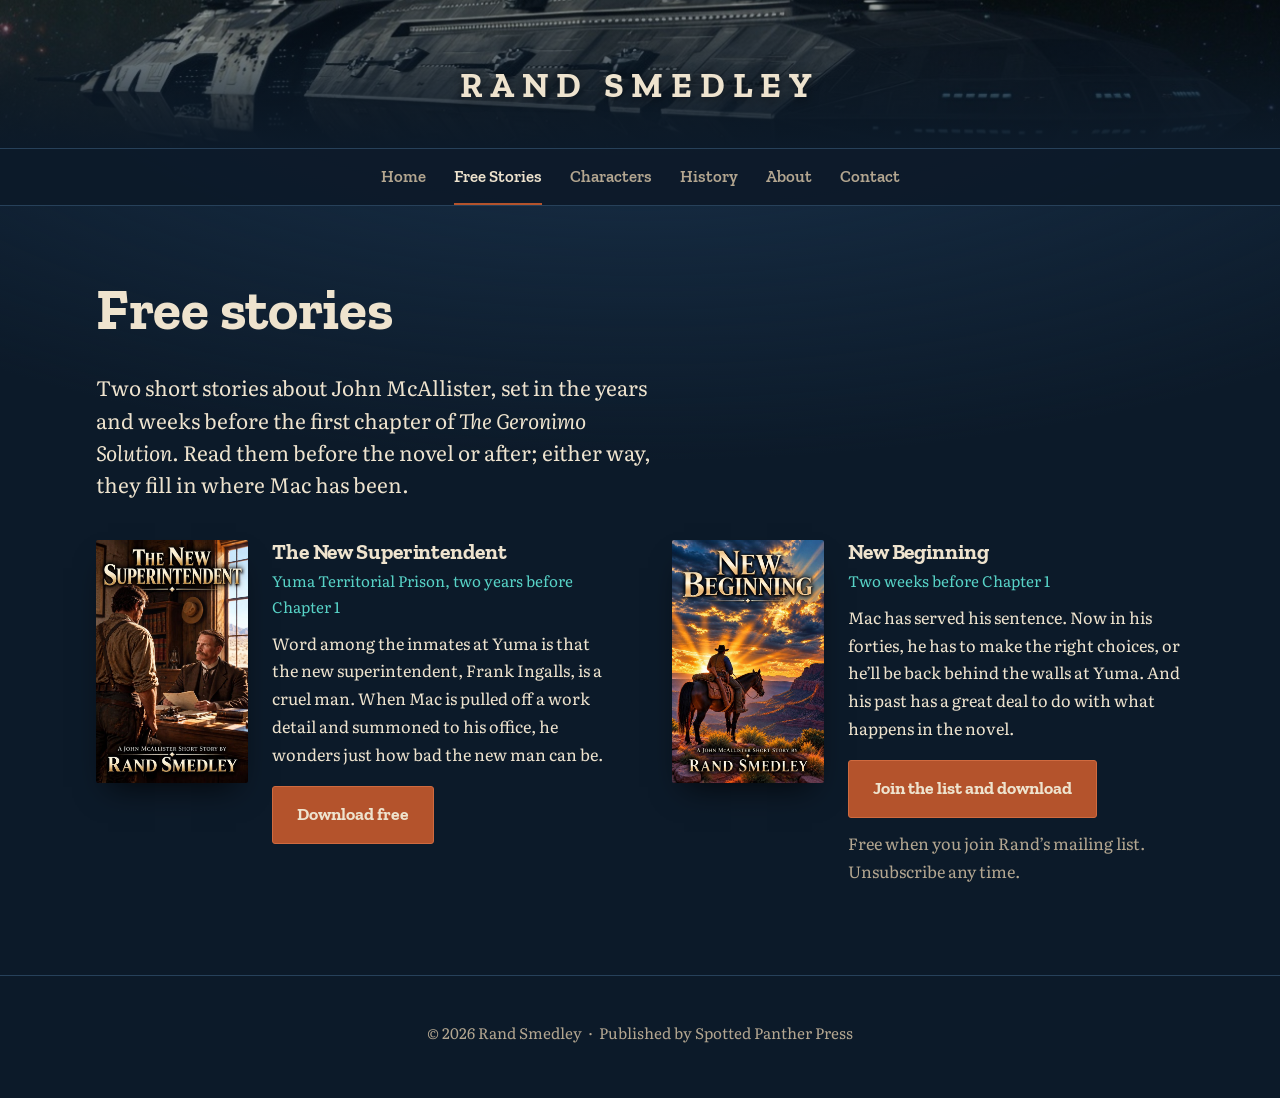
<file: stories.html>
<!doctype html>
<html lang="en">
<head>
<meta charset="utf-8">
<meta name="viewport" content="width=device-width, initial-scale=1">
<title>Free Stories | Rand Smedley</title>
<meta name="description" content="Two free John McAllister short stories set before The Geronimo Solution.">
<link rel="preconnect" href="https://fonts.googleapis.com">
<link rel="preconnect" href="https://fonts.gstatic.com" crossorigin>
<link href="https://fonts.googleapis.com/css2?family=Literata:ital,opsz,wght@0,7..72,400;0,7..72,600;1,7..72,400&family=Zilla+Slab:wght@500;600;700&display=swap" rel="stylesheet">
<link rel="stylesheet" href="assets/site.css?v=9">
</head>
<body>
<a class="skip" href="#main">Skip to content</a>

<header class="page-head">
  <a class="brand" href="index.html">RAND SMEDLEY</a>
</header>
<nav class="nav" aria-label="Main">
  <ul>
    <li><a href="index.html">Home</a></li>
    <li><a href="stories.html" aria-current="page">Free Stories</a></li>
    <li><a href="characters.html">Characters</a></li>
    <li><a href="history.html">History</a></li>
    <li><a href="about.html">About</a></li>
    <li><a href="contact.html">Contact</a></li>
  </ul>
</nav>

<main id="main">
  <section class="section">
    <div class="wrap">
      <h1>Free stories</h1>
      <p class="lede" style="max-width:var(--measure)">Two short stories about John McAllister, set in the years and weeks before the first chapter of <i>The Geronimo Solution</i>. Read them before the novel or after; either way, they fill in where Mac has been.</p>
      <div class="stories">
        <article class="story">
          <img src="assets/img/new-superintendent-cover.jpg" alt="Cover of The New Superintendent" width="600" height="959">
          <div>
            <h3>The New Superintendent</h3>
            <p class="when">Yuma Territorial Prison, two years before Chapter 1</p>
            <p>Word among the inmates at Yuma is that the new superintendent, Frank Ingalls, is a cruel man. When Mac is pulled off a work detail and summoned to his office, he wonders just how bad the new man can be.</p>
            <a class="button" href="https://dl.bookfunnel.com/dinsrpwkcy">Download free</a>
          </div>
        </article>
        <article class="story">
          <img src="assets/img/new-beginning-cover.jpg" alt="Cover of New Beginning" width="600" height="959">
          <div>
            <h3>New Beginning</h3>
            <p class="when">Two weeks before Chapter 1</p>
            <p>Mac has served his sentence. Now in his forties, he has to make the right choices, or he’ll be back behind the walls at Yuma. And his past has a great deal to do with what happens in the novel.</p>
            <a class="button" href="https://dl.bookfunnel.com/7pqd2aepyo">Join the list and download</a>
            <p class="small muted" style="margin-top:.75rem">Free when you join Rand’s mailing list. Unsubscribe any time.</p>
          </div>
        </article>
      </div>
    </div>
  </section>
</main>

<footer class="footer">
  <p>© 2026 Rand Smedley &nbsp;·&nbsp; Published by Spotted Panther Press</p>
</footer>
</body>
</html>
</file>
<file: assets/site.css>
/* Rand Smedley — author site
   Palette taken from the cover of The Geronimo Solution:
   dusk sky, mesa rust, sunset amber, weathered bone lettering,
   and the cover's teal "future" lattice used sparingly. */

:root {
  --sky: #14293e;
  --sky-deep: #0c1a29;
  --sky-line: #27415a;
  --mesa: #b4532c;
  --amber: #e9a24b;
  --bone: #eee3ce;
  --dust: #b3a690;
  --holo: #57d2c6;

  --display: "Zilla Slab", Rockwell, "Roboto Slab", Georgia, serif;
  --text: "Literata", Georgia, "Times New Roman", serif;

  --measure: 36rem;
  --wide: 68rem;
}

* { box-sizing: border-box; }

html { background: var(--sky-deep); }

body {
  margin: 0;
  background:
    radial-gradient(ellipse 120% 60% at 50% 0%, #1b3550 0%, transparent 70%),
    var(--sky-deep);
  color: var(--bone);
  font-family: var(--text);
  font-size: 1.125rem;
  line-height: 1.7;
  -webkit-font-smoothing: antialiased;
}

img { max-width: 100%; height: auto; display: block; }

a { color: var(--amber); text-decoration-thickness: 1px; text-underline-offset: 0.2em; }
a:hover { color: var(--bone); }
:focus-visible { outline: 2px solid var(--holo); outline-offset: 3px; border-radius: 2px; }

.skip { position: absolute; left: -999px; }
.skip:focus { left: 1rem; top: 1rem; z-index: 10; background: var(--bone); color: var(--sky-deep); padding: .5rem 1rem; }

h1, h2, h3 {
  font-family: var(--display);
  font-weight: 700;
  line-height: 1.12;
  color: var(--bone);
  margin: 0 0 .5em;
  letter-spacing: -0.005em;
}
h1 { font-size: clamp(2.4rem, 6vw, 3.6rem); }
h2 { font-size: clamp(1.75rem, 4vw, 2.3rem); }
h3 { font-size: 1.35rem; }
p { margin: 0 0 1.1em; }

/* The series line echoes the teal line at the top of the cover */
.series {
  font-family: var(--display);
  font-weight: 500;
  font-size: 1.05rem;
  letter-spacing: 0.04em;
  color: var(--holo);
  margin: 0 0 .4rem;
}

/* ---------- Masthead & navigation ---------- */

.masthead {
  position: relative;
  background: var(--sky-deep);
}
.masthead img {
  width: 100%;
  aspect-ratio: 1200 / 600;
  max-height: 80vh;
  object-fit: cover;
  object-position: center 45%;
}
.masthead-title {
  position: absolute;
  left: 0; right: 0; bottom: 0;
  padding: 5rem 1rem 1.5rem;
  text-align: center;
  background: linear-gradient(to bottom, transparent, rgba(12, 26, 41, 0.92));
}
.masthead-title .name {
  font-size: clamp(1.9rem, 6.5vw, 4.4rem);
  letter-spacing: 0.22em;
  margin: 0 0 .15em;
  padding-left: 0.22em;
  text-shadow: 0 2px 18px rgba(0, 0, 0, 0.8);
}
.masthead-title .series { margin: 0; font-size: clamp(.95rem, 2vw, 1.2rem); letter-spacing: .12em; }
.masthead h1.visually-hidden,
.visually-hidden {
  position: absolute; width: 1px; height: 1px; overflow: hidden;
  clip: rect(0 0 0 0); white-space: nowrap;
}

.nav {
  border-top: 1px solid var(--sky-line);
  border-bottom: 1px solid var(--sky-line);
  background: rgba(12, 26, 41, 0.92);
}
.nav ul {
  max-width: var(--wide);
  margin: 0 auto;
  padding: 0 1rem;
  list-style: none;
  display: flex;
  flex-wrap: wrap;
  justify-content: center;
  gap: .25rem 1.75rem;
}
.nav a {
  display: inline-block;
  padding: .8rem 0;
  font-family: var(--display);
  font-weight: 600;
  font-size: 1.05rem;
  color: var(--dust);
  text-decoration: none;
  border-bottom: 2px solid transparent;
}
.nav a:hover { color: var(--bone); }
.nav a[aria-current="page"] { color: var(--bone); border-bottom-color: var(--mesa); }

/* Interior pages: a slim lettered header instead of the full masthead */
.page-head {
  text-align: center;
  padding: 3.5rem 1rem 2rem;
  background:
    linear-gradient(to bottom, rgba(12,26,41,.35), var(--sky-deep)),
    url("img/vanguard.jpg") center 45% / cover no-repeat;
}
.page-head .brand {
  font-family: var(--display);
  font-weight: 700;
  font-size: clamp(1.6rem, 4vw, 2.2rem);
  letter-spacing: 0.22em;
  color: var(--bone);
  text-decoration: none;
  text-shadow: 0 2px 12px rgba(0,0,0,.6);
}

/* Home: slim top bar + hero */
.topbar {
  display: flex;
  align-items: center;
  justify-content: space-between;
  gap: .5rem 2rem;
  flex-wrap: wrap;
  padding: .25rem clamp(1rem, 3vw, 2.5rem);
  border-bottom: 1px solid var(--sky-line);
  background: var(--sky-deep);
}
.brand-sm {
  font-family: var(--display);
  font-weight: 700;
  font-size: 1.3rem;
  letter-spacing: .2em;
  color: var(--bone);
  text-decoration: none;
}
.topbar .nav { border: 0; background: none; }
.topbar .nav ul { padding: 0; justify-content: flex-end; }

.hero {
  position: relative;
  background: var(--sky-deep);
}
.hero-bg {
  display: block;
  width: 100%;
  height: clamp(20rem, 60vh, 44rem);
  object-fit: cover;
  object-position: 70% 32%;
}
.hero::before {
  content: "";
  position: absolute; left: 0; right: 0; top: 0;
  height: clamp(20rem, 60vh, 44rem);
  z-index: 1;
  pointer-events: none;
  background: linear-gradient(to top, var(--sky-deep) 0%, rgba(12,26,41,.55) 22%, rgba(12,26,41,0) 48%);
}
.hero-inner {
  position: relative; z-index: 2;
  display: grid;
  grid-template-columns: 15.5rem minmax(0, 34rem);
  gap: 2.5rem;
  align-items: end;
  margin-top: -14rem;
  padding: 0 clamp(1.25rem, 5vw, 5rem) 2.5rem;
}
.hero-cover {
  border-radius: 3px;
  box-shadow: 0 30px 60px -18px rgba(0,0,0,.85), 0 0 0 1px rgba(238,227,206,.12);
}
.hero-title { font-size: clamp(2.2rem, 4.2vw, 3.3rem); margin-bottom: .35em; text-shadow: 0 2px 16px rgba(0,0,0,.7); }
.hero .hook { text-shadow: 0 1px 10px rgba(0,0,0,.8); margin-bottom: 0; }
.hero .series { text-shadow: 0 1px 3px rgba(0,0,0,.95), 0 0 14px rgba(0,0,0,.8); }
.hero .button-row { margin-top: 1.25rem; }

/* ---------- Layout ---------- */

main { display: block; }
.section { padding: 4.5rem 1.25rem; }
.section + .section { border-top: 1px solid var(--sky-line); }
.wrap { max-width: var(--wide); margin: 0 auto; }
.prose { max-width: var(--measure); margin: 0 auto; }
.prose h2 { margin-top: 2.5rem; }
.lede { font-size: 1.3rem; line-height: 1.55; color: var(--bone); }
.muted { color: var(--dust); }
.small { font-size: .95rem; }

/* Book feature: big cover beside the copy */
.feature {
  display: grid;
  grid-template-columns: minmax(0, 5fr) minmax(0, 7fr);
  gap: clamp(2rem, 5vw, 4.5rem);
  align-items: start;
}
.feature .cover img {
  border-radius: 3px;
  box-shadow: 0 30px 60px -20px rgba(0,0,0,.75), 0 0 0 1px rgba(238,227,206,.08);
}
.hook {
  font-family: var(--display);
  font-weight: 600;
  font-size: 1.4rem;
  line-height: 1.35;
  color: var(--amber);
  margin-bottom: 1.25rem;
}

.button {
  display: inline-block;
  font-family: var(--display);
  font-weight: 700;
  font-size: 1.1rem;
  padding: .8rem 1.5rem;
  border-radius: 3px;
  background: var(--mesa);
  color: var(--bone);
  text-decoration: none;
  border: 1px solid #cf6a3f;
}
.button:hover { background: #c55f35; color: #fff; }
.button.ghost { background: transparent; border-color: var(--dust); color: var(--bone); }
.button.ghost:hover { border-color: var(--bone); }
.button[aria-disabled="true"] { background: transparent; border: 1px dashed var(--dust); color: var(--dust); cursor: default; }
.button-row { display: flex; flex-wrap: wrap; gap: .75rem 1rem; align-items: center; margin-top: 1.5rem; }

/* Next book: a quiet line with a warm rule, not a card */
.next {
  text-align: center;
  padding: 3rem 1.25rem;
  background: linear-gradient(90deg, transparent, rgba(180,83,44,.16), transparent);
}
.next p { margin: 0; }
.next-inner { display: flex; align-items: center; justify-content: center; gap: 2rem; max-width: var(--wide); margin: 0 auto; text-align: left; }
.next-cover { width: 9.5rem; border-radius: 2px; box-shadow: 0 20px 40px -14px rgba(0,0,0,.8); }
@media (max-width: 560px) { .next-inner { flex-direction: column; text-align: center; gap: 1.25rem; } }
.next-cover-link, .hero-cover-link { display: block; cursor: zoom-in; border-radius: 3px; }
.hero-cover { transition: transform .2s ease; }
.hero-cover-link:hover .hero-cover { transform: scale(1.03); }
.next-cover-link:hover .next-cover { transform: scale(1.03); }
.next-cover { transition: transform .2s ease; }
.lightbox { position: fixed; inset: 0; z-index: 100; background: rgba(6,13,21,.97); display: grid; place-items: center; padding: 1.5rem; cursor: zoom-out; }
.lightbox[hidden] { display: none; }
.lightbox img { max-width: calc(100vw - 3rem); max-height: calc(100vh - 3rem); width: auto; height: auto; object-fit: contain; box-shadow: 0 30px 80px rgba(0,0,0,.8); border-radius: 3px; cursor: default; }
.lightbox-close { position: absolute; top: .75rem; right: 1rem; font-size: 2.5rem; line-height: 1; color: var(--bone); background: none; border: 0; cursor: pointer; padding: .25rem .5rem; }
body.lb-open { overflow: hidden; }
@media (prefers-reduced-motion: reduce) { .next-cover { transition: none; } }
.next .when { font-family: var(--display); font-weight: 700; font-size: clamp(1.5rem, 3.5vw, 2rem); }

/* Stories: two covers, different calls to action */
.stories {
  display: grid;
  grid-template-columns: repeat(2, minmax(0, 1fr));
  gap: clamp(2rem, 5vw, 4rem);
  margin-top: 2.5rem;
}
.story { display: grid; grid-template-columns: 9.5rem minmax(0, 1fr); gap: 1.5rem; align-items: start; }
.story img { border-radius: 2px; box-shadow: 0 16px 30px -12px rgba(0,0,0,.7); }
.story h3 { margin-bottom: .25rem; }
.story .when { font-size: .95rem; color: var(--holo); margin-bottom: .6rem; }
.story p { font-size: 1.02rem; }

/* Doorways to the world pages */
.doors { display: grid; grid-template-columns: repeat(2, minmax(0, 1fr)); gap: 2rem; margin-top: 2rem; }
.door {
  display: block;
  text-decoration: none;
  color: var(--bone);
  border-left: 3px solid var(--mesa);
  padding: .25rem 0 .25rem 1.25rem;
}
.door h3 { color: var(--bone); }
.door p { color: var(--dust); margin: 0; font-size: 1.02rem; }
.door:hover h3 { color: var(--amber); }

/* Character sheet */
.sheet {
  margin: 2rem auto 0;
  max-width: 60rem;
}
.sheet img { border-radius: 3px; box-shadow: 0 0 0 1px rgba(238,227,206,.1); }
.sheet figcaption { margin-top: .75rem; font-size: .95rem; color: var(--dust); text-align: center; }
.sheet figcaption strong { color: var(--bone); font-family: var(--display); font-weight: 600; }
.sheet + .sheet { margin-top: 3.5rem; }
.sheet-wide { max-width: var(--wide); }
.author-note {
  margin: 1.5rem 0 3rem;
  padding: 1.75rem 2rem;
  border-left: 3px solid var(--amber);
  background: rgba(20,41,62,.55);
  font-style: italic;
}
.author-note h2 { font-style: normal; font-size: 1.5rem; color: var(--amber); margin-top: 0; }
.author-note p:last-child { margin-bottom: 0; }
.gallery-head { margin-top: 1rem; margin-bottom: .25rem; }
.cast-head { margin: 3.5rem 0 1.25rem; padding-bottom: .5rem; border-bottom: 1px solid var(--sky-line); }

.coming-list { list-style: none; padding: 0; margin: 1rem 0 0; }
.coming-list li { padding: .5rem 0; border-bottom: 1px solid var(--sky-line); color: var(--dust); }
.coming-list li strong { color: var(--bone); font-family: var(--display); font-weight: 600; }

/* History page */
.contact-form { display: grid; gap: .4rem; margin: 2rem 0 1rem; }
.contact-form label { font-family: var(--display); font-weight: 600; margin-top: .75rem; }
.contact-form input, .contact-form textarea {
  font: inherit; font-size: 1.05rem; color: var(--bone);
  background: rgba(12,26,41,.7); border: 1px solid var(--sky-line); border-radius: 3px;
  padding: .7rem .85rem; width: 100%;
}
.contact-form input:focus, .contact-form textarea:focus { outline: 2px solid var(--holo); outline-offset: 1px; border-color: transparent; }
.contact-form textarea { resize: vertical; }
.contact-form .button { justify-self: start; margin-top: 1.25rem; cursor: pointer; }
.contact-form .button:disabled { opacity: .6; cursor: wait; }
.botcheck { display: none; }
.form-status { margin: .5rem 0 0; min-height: 1.5em; }
.form-status.ok { color: var(--holo); }
.form-status.err { color: var(--amber); }
.note {
  border: 1px solid var(--sky-line);
  border-left: 3px solid var(--holo);
  padding: 1rem 1.25rem;
  margin: 0 0 2.5rem;
  font-size: 1rem;
  color: var(--dust);
}
.people dt {
  font-family: var(--display);
  font-weight: 700;
  font-size: 1.25rem;
  color: var(--amber);
  margin-top: 2rem;
}
.people dd { margin: .35rem 0 0; }
.people dd p:last-child { margin-bottom: 0; }

/* About */
.about { display: grid; grid-template-columns: 15rem minmax(0, 1fr); gap: 3rem; align-items: start; max-width: 56rem; margin: 0 auto; }
.portrait-placeholder {
  aspect-ratio: 4 / 5;
  border: 1px dashed var(--dust);
  display: grid; place-items: center;
  text-align: center;
  padding: 1rem;
  color: var(--dust);
  font-size: .95rem;
}

.portrait { border-radius: 3px; box-shadow: 0 20px 40px -18px rgba(0,0,0,.7); }

/* Footer */
.footer {
  border-top: 1px solid var(--sky-line);
  padding: 2.5rem 1.25rem 3rem;
  text-align: center;
  color: var(--dust);
  font-size: .95rem;
}
.footer p { margin: .25rem 0; }
.footer .imprint { width: 11rem; margin: 0 auto 1.25rem; }
.footer a { color: var(--dust); }

/* ---------- Small screens ---------- */
@media (max-width: 760px) {
  body { font-size: 1.0625rem; }
  .section { padding: 3rem 1rem; }
  .feature { grid-template-columns: 1fr; }
  .feature .cover { max-width: 18rem; margin: 0 auto; }
  .stories, .doors { grid-template-columns: 1fr; }
  .story { grid-template-columns: 7rem minmax(0, 1fr); gap: 1rem; }
  .about { grid-template-columns: 1fr; }
  .about .portrait-placeholder, .about img { max-width: 14rem; }
  .masthead img { aspect-ratio: 16 / 10; }
  .topbar { justify-content: center; padding-top: .6rem; }
  .topbar .nav ul { justify-content: center; }
  .hero-bg, .hero::before { height: auto; aspect-ratio: 16 / 9; }
  .hero-bg { object-position: 88% center; }
  .hero-inner { grid-template-columns: 8.5rem minmax(0, 1fr); gap: 1rem; margin-top: -4.5rem; padding: 0 1rem 1rem; align-items: start; }
  .hero-copy { padding-top: 5rem; }
  .hero .series { font-size: .95rem; }
  .hero-title { font-size: 1.75rem; }
  .hero .hook { font-size: 1.05rem; }
  .masthead-title { position: static; padding: .75rem 1rem 1.25rem; background: none; }
  .nav ul { gap: 0 1.1rem; }
  .nav a { font-size: 1rem; padding: .65rem 0; }
}

@media (prefers-reduced-motion: reduce) {
  * { scroll-behavior: auto !important; }
}
</file>
